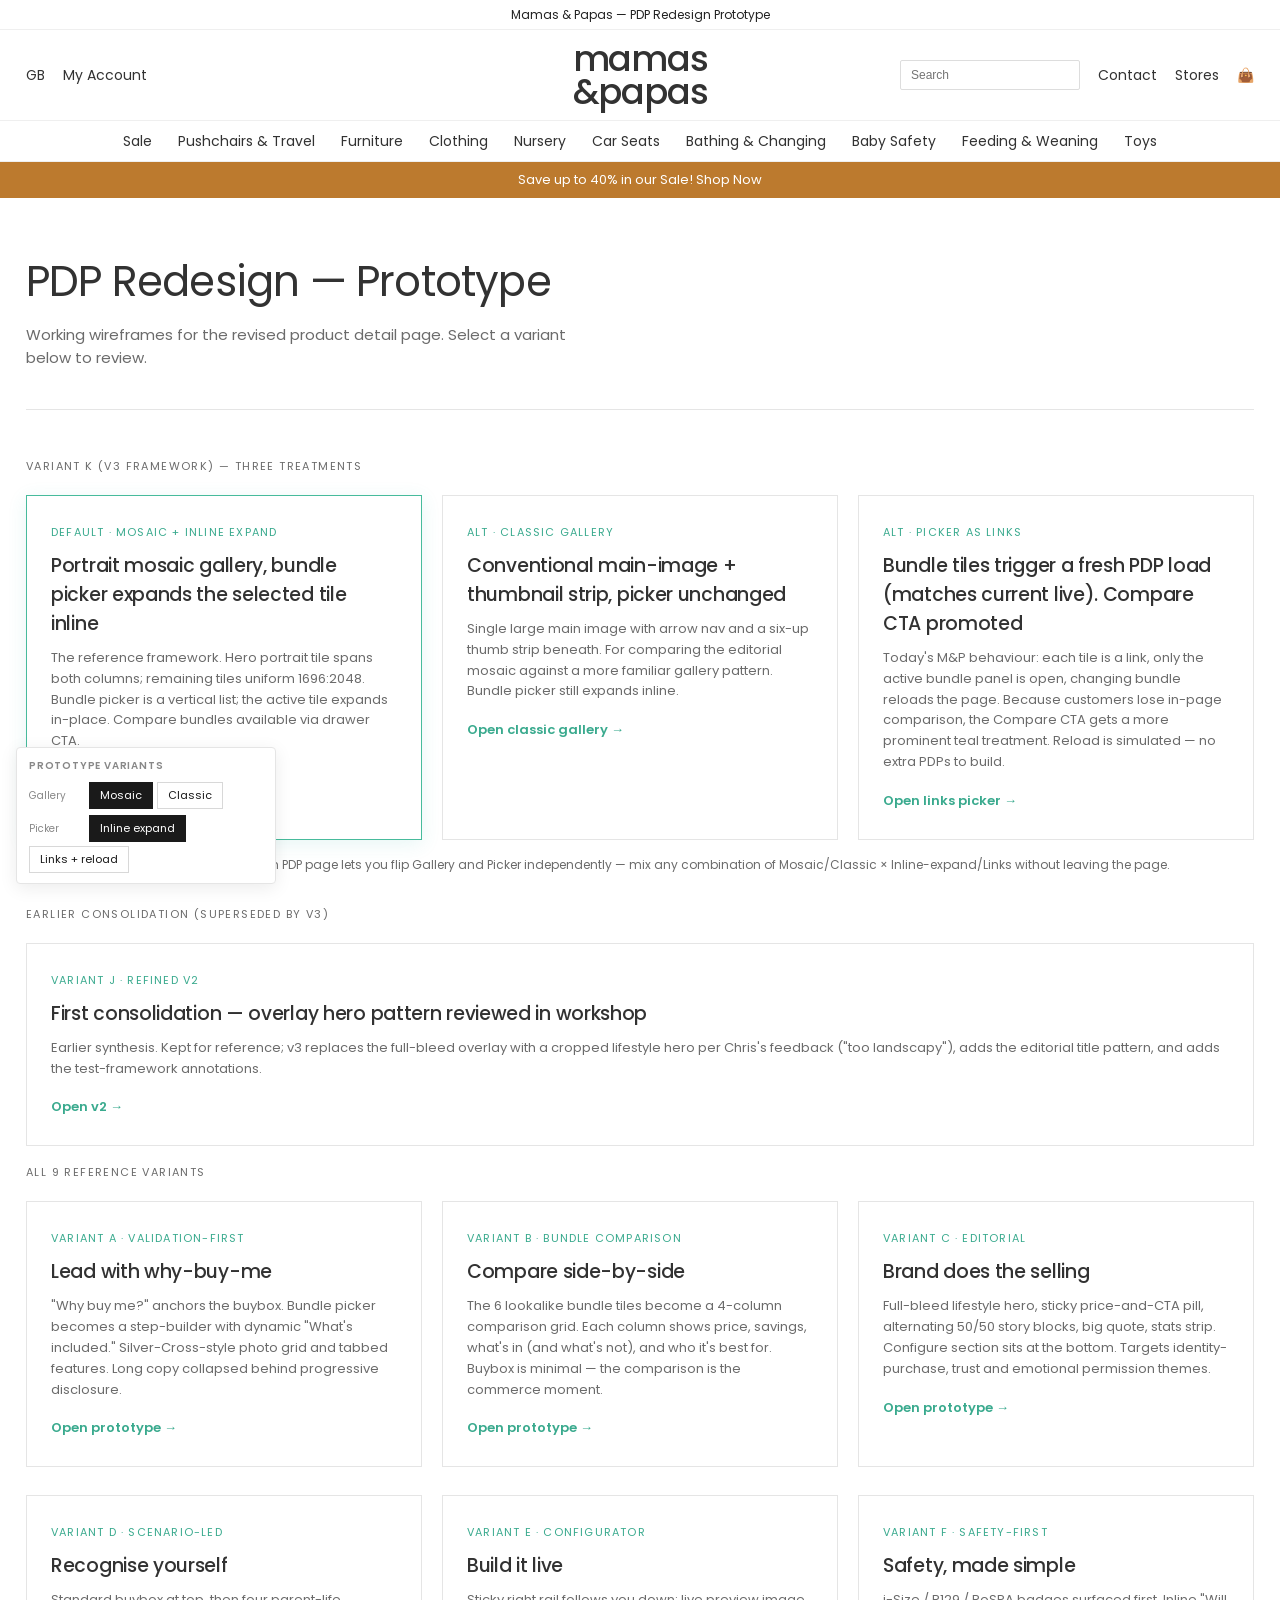
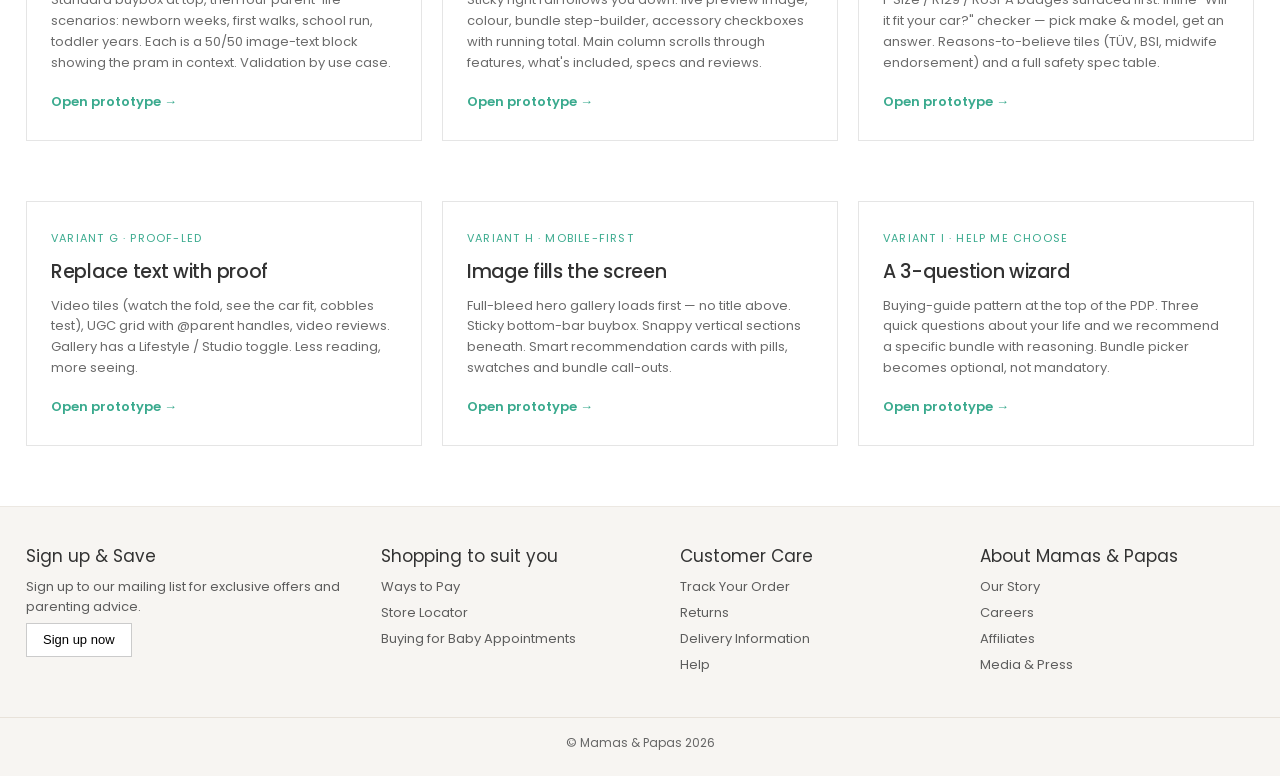
<file: index.html>
<!doctype html>
<html lang="en">
  <head>
    <meta charset="UTF-8" />
    <meta name="viewport" content="width=device-width, initial-scale=1.0" />
    <title>PDP Redesign – Mamas &amp; Papas Prototype</title>
    <link rel="stylesheet" href="./styles.css" />
    <style>
      .hub-hero {
        padding: 52px 0 40px;
        border-bottom: 1px solid var(--line);
        margin-bottom: 48px;
      }
      .hub-hero h1 {
        font-size: 42px;
        font-weight: 400;
        letter-spacing: -0.8px;
        margin: 0 0 10px;
      }
      .hub-hero p {
        font-size: 15px;
        color: var(--muted);
        margin: 0;
        max-width: 560px;
      }
      .hub-label {
        font-size: 11px;
        text-transform: uppercase;
        letter-spacing: 1.4px;
        color: var(--muted);
        margin-bottom: 20px;
      }
      .variant-grid {
        display: grid;
        grid-template-columns: repeat(3, 1fr);
        gap: 20px;
        margin-bottom: 28px;
      }
      .variant-grid + .variant-grid {
        margin-bottom: 60px;
      }
      .variant-card {
        border: 1px solid var(--line);
        padding: 28px 24px;
        display: block;
        color: inherit;
        transition: border-color 150ms, box-shadow 150ms;
      }
      .variant-card:hover {
        border-color: var(--teal);
        box-shadow: 0 2px 12px rgba(59,183,169,0.1);
      }
      .variant-card-label {
        font-size: 11px;
        text-transform: uppercase;
        letter-spacing: 1.2px;
        color: var(--teal-dark);
        margin-bottom: 10px;
      }
      .variant-card h3 {
        font-size: 19px;
        font-weight: 500;
        margin: 0 0 10px;
        letter-spacing: -0.3px;
      }
      .variant-card p {
        font-size: 13px;
        color: var(--muted);
        margin: 0;
        line-height: 1.6;
      }
      .variant-card-arrow {
        margin-top: 18px;
        font-size: 13px;
        color: var(--teal-dark);
        font-weight: 600;
      }
      @media (max-width: 768px) {
        .variant-grid { grid-template-columns: 1fr; }
        .hub-hero h1 { font-size: 28px; }
      }
    </style>
  </head>
  <body>
    <div class="site-shell">
      <div class="top-strip">Mamas &amp; Papas — PDP Redesign Prototype</div>
      <header class="header-main">
        <div class="header-left">
          <span>GB</span>
          <span>My Account</span>
        </div>
        <a href="./index.html" class="mobile-hamburger" aria-label="Home">☰</a>
        <div class="site-logo">mamas<br />&papas</div>
        <div class="header-right">
          <span class="mobile-search-icon">🔍</span>
          <input class="search-box" placeholder="Search" />
          <span>Contact</span>
          <span>Stores</span>
          <span class="header-bag-link" data-open-bag-drawer aria-label="View bag">👜</span>
        </div>
      </header>
      <nav class="mega-nav">
        <div class="row">
          <a href="#">Sale</a>
          <a href="#">Pushchairs &amp; Travel</a>
          <a href="#">Furniture</a>
          <a href="#">Clothing</a>
          <a href="#">Nursery</a>
          <a href="#">Car Seats</a>
          <a href="#">Bathing &amp; Changing</a>
          <a href="#">Baby Safety</a>
          <a href="#">Feeding &amp; Weaning</a>
          <a href="#">Toys</a>
        </div>
      </nav>
      <div class="sale-strip">Save up to 40% in our Sale! Shop Now</div>

      <main class="container">
        <div class="hub-hero">
          <h1>PDP Redesign — Prototype</h1>
          <p>Working wireframes for the revised product detail page. Select a variant below to review.</p>
        </div>

        <div class="hub-label">Variant K (v3 framework) — three treatments</div>
        <div class="variant-grid" style="margin-bottom: 16px;">
          <a href="./pdp-l.html" class="variant-card" style="border-color: var(--teal); box-shadow: 0 4px 18px rgba(59,183,169,0.12);">
            <div class="variant-card-label" style="color: var(--teal-dark);">Default · Mosaic + Inline expand</div>
            <h3>Portrait mosaic gallery, bundle picker expands the selected tile inline</h3>
            <p>The reference framework. Hero portrait tile spans both columns; remaining tiles uniform 1696:2048. Bundle picker is a vertical list; the active tile expands in-place. Compare bundles available via drawer CTA.</p>
            <div class="variant-card-arrow">Open default →</div>
          </a>
          <a href="./pdp-l.html?gallery=classic" class="variant-card">
            <div class="variant-card-label">Alt · Classic gallery</div>
            <h3>Conventional main-image + thumbnail strip, picker unchanged</h3>
            <p>Single large main image with arrow nav and a six-up thumb strip beneath. For comparing the editorial mosaic against a more familiar gallery pattern. Bundle picker still expands inline.</p>
            <div class="variant-card-arrow">Open classic gallery →</div>
          </a>
          <a href="./pdp-l.html?picker=links" class="variant-card">
            <div class="variant-card-label">Alt · Picker as links</div>
            <h3>Bundle tiles trigger a fresh PDP load (matches current live). Compare CTA promoted</h3>
            <p>Today's M&amp;P behaviour: each tile is a link, only the active bundle panel is open, changing bundle reloads the page. Because customers lose in-page comparison, the Compare CTA gets a more prominent teal treatment. Reload is simulated — no extra PDPs to build.</p>
            <div class="variant-card-arrow">Open links picker →</div>
          </a>
        </div>
        <p style="font-size: 12px; color: var(--muted); margin: 0 0 32px;">A switcher chip at the bottom-left of each PDP page lets you flip Gallery and Picker independently — mix any combination of Mosaic/Classic × Inline-expand/Links without leaving the page.</p>

        <div class="hub-label" style="margin-top: 18px;">Earlier consolidation (superseded by v3)</div>
        <div class="variant-grid" style="grid-template-columns: 1fr; margin-bottom: 16px;">
          <a href="./pdp-k.html" class="variant-card">
            <div class="variant-card-label">Variant J · Refined v2</div>
            <h3>First consolidation — overlay hero pattern reviewed in workshop</h3>
            <p>Earlier synthesis. Kept for reference; v3 replaces the full-bleed overlay with a cropped lifestyle hero per Chris's feedback ("too landscapy"), adds the editorial title pattern, and adds the test-framework annotations.</p>
            <div class="variant-card-arrow">Open v2 →</div>
          </a>
        </div>

        <div class="hub-label" style="margin-top: 18px;">All 9 reference variants</div>
        <div class="variant-grid">
          <a href="./pdp-b.html" class="variant-card">
            <div class="variant-card-label">Variant A · Validation-first</div>
            <h3>Lead with why-buy-me</h3>
            <p>"Why buy me?" anchors the buybox. Bundle picker becomes a step-builder with dynamic "What's included." Silver-Cross-style photo grid and tabbed features. Long copy collapsed behind progressive disclosure.</p>
            <div class="variant-card-arrow">Open prototype →</div>
          </a>
          <a href="./pdp-c.html" class="variant-card">
            <div class="variant-card-label">Variant B · Bundle comparison</div>
            <h3>Compare side-by-side</h3>
            <p>The 6 lookalike bundle tiles become a 4-column comparison grid. Each column shows price, savings, what's in (and what's not), and who it's best for. Buybox is minimal — the comparison is the commerce moment.</p>
            <div class="variant-card-arrow">Open prototype →</div>
          </a>
          <a href="./pdp-d.html" class="variant-card">
            <div class="variant-card-label">Variant C · Editorial</div>
            <h3>Brand does the selling</h3>
            <p>Full-bleed lifestyle hero, sticky price-and-CTA pill, alternating 50/50 story blocks, big quote, stats strip. Configure section sits at the bottom. Targets identity-purchase, trust and emotional permission themes.</p>
            <div class="variant-card-arrow">Open prototype →</div>
          </a>
        </div>
        <div class="variant-grid">
          <a href="./pdp-e.html" class="variant-card">
            <div class="variant-card-label">Variant D · Scenario-led</div>
            <h3>Recognise yourself</h3>
            <p>Standard buybox at top, then four parent-life scenarios: newborn weeks, first walks, school run, toddler years. Each is a 50/50 image-text block showing the pram in context. Validation by use case.</p>
            <div class="variant-card-arrow">Open prototype →</div>
          </a>
          <a href="./pdp-f.html" class="variant-card">
            <div class="variant-card-label">Variant E · Configurator</div>
            <h3>Build it live</h3>
            <p>Sticky right rail follows you down: live preview image, colour, bundle step-builder, accessory checkboxes with running total. Main column scrolls through features, what's included, specs and reviews.</p>
            <div class="variant-card-arrow">Open prototype →</div>
          </a>
          <a href="./pdp-g.html" class="variant-card">
            <div class="variant-card-label">Variant F · Safety-first</div>
            <h3>Safety, made simple</h3>
            <p>i-Size / R129 / RoSPA badges surfaced first. Inline "Will it fit your car?" checker — pick make &amp; model, get an answer. Reasons-to-believe tiles (TÜV, BSI, midwife endorsement) and a full safety spec table.</p>
            <div class="variant-card-arrow">Open prototype →</div>
          </a>
        </div>
        <div class="variant-grid">
          <a href="./pdp-h.html" class="variant-card">
            <div class="variant-card-label">Variant G · Proof-led</div>
            <h3>Replace text with proof</h3>
            <p>Video tiles (watch the fold, see the car fit, cobbles test), UGC grid with @parent handles, video reviews. Gallery has a Lifestyle / Studio toggle. Less reading, more seeing.</p>
            <div class="variant-card-arrow">Open prototype →</div>
          </a>
          <a href="./pdp-i.html" class="variant-card">
            <div class="variant-card-label">Variant H · Mobile-first</div>
            <h3>Image fills the screen</h3>
            <p>Full-bleed hero gallery loads first — no title above. Sticky bottom-bar buybox. Snappy vertical sections beneath. Smart recommendation cards with pills, swatches and bundle call-outs.</p>
            <div class="variant-card-arrow">Open prototype →</div>
          </a>
          <a href="./pdp-j.html" class="variant-card">
            <div class="variant-card-label">Variant I · Help me choose</div>
            <h3>A 3-question wizard</h3>
            <p>Buying-guide pattern at the top of the PDP. Three quick questions about your life and we recommend a specific bundle with reasoning. Bundle picker becomes optional, not mandatory.</p>
            <div class="variant-card-arrow">Open prototype →</div>
          </a>
        </div>
      </main>

      <footer class="footer">
        <div class="footer-top">
          <div>
            <h4>Sign up &amp; Save</h4>
            <p>Sign up to our mailing list for exclusive offers and parenting advice.</p>
            <button class="pill">Sign up now</button>
          </div>
          <div>
            <h4>Shopping to suit you</h4>
            <ul>
              <li>Ways to Pay</li>
              <li>Store Locator</li>
              <li>Buying for Baby Appointments</li>
            </ul>
          </div>
          <div>
            <h4>Customer Care</h4>
            <ul>
              <li>Track Your Order</li>
              <li>Returns</li>
              <li>Delivery Information</li>
              <li>Help</li>
            </ul>
          </div>
          <div>
            <h4>About Mamas &amp; Papas</h4>
            <ul>
              <li>Our Story</li>
              <li>Careers</li>
              <li>Affiliates</li>
              <li>Media &amp; Press</li>
            </ul>
          </div>
        </div>
        <div class="footer-bottom">© Mamas &amp; Papas 2026</div>
      </footer>
    </div>

    <div class="drawer-overlay" data-close-drawer></div>

    <aside class="bag-drawer">
      <header>
        <span>In My Bag</span>
        <button class="icon-btn" data-close-drawer aria-label="Close">×</button>
      </header>
      <div class="drawer-items">
        <p class="drawer-empty">Your bag is empty.</p>
      </div>
      <div class="drawer-footer">
        <div class="totals">
          <div class="row" style="font-size: 20px"><strong>Total:</strong><strong>£0.00</strong></div>
          <div style="font-size: 13px; color: #666">Delivery calculated at checkout</div>
        </div>
        <a href="#">View Bag</a>
      </div>
    </aside>

    <script src="./app.js"></script>
  </body>
</html>
</file>
<file: styles.css>
@import url("https://fonts.googleapis.com/css2?family=Poppins:wght@200;300;400;600&display=swap");

:root {
  --page-bg: #ffffff;
  --text: #323232;
  --muted: #6b6b6b;
  --line: #e5e5e5;
  --teal: #47bb9c;
  --teal-dark: #3aaa8e;
  --sale: #d44d4d;
  --promo: #bc7a2e;
  --footer-bg: #f7f5f2;
}

* {
  box-sizing: border-box;
}

html,
body {
  margin: 0;
  padding: 0;
  background: var(--page-bg);
  color: var(--text);
  font-family: "Poppins", "Helvetica Neue", Helvetica, Arial, sans-serif;
  font-size: 14px;
  /* `clip` (not `hidden`) — `hidden` implicitly forces overflow-y: auto,
     which makes html/body a scroll container and silently breaks
     position: sticky against the viewport. */
  overflow-x: clip;
}

a {
  color: inherit;
  text-decoration: none;
}

.site-shell {
  min-width: 0;
}

/* ---- Header ---- */

.top-strip {
  height: 30px;
  border-bottom: 1px solid #efefef;
  display: flex;
  align-items: center;
  justify-content: center;
  font-size: 12px;
  color: #222;
  text-align: center;
  padding: 0 10px;
}

.header-main {
  max-width: 1260px;
  margin: 0 auto;
  height: 90px;
  display: grid;
  grid-template-columns: 1fr auto 1fr;
  align-items: center;
  gap: 16px;
  padding: 0 16px;
}

.header-left,
.header-right {
  display: flex;
  align-items: center;
  gap: 18px;
  font-size: 14px;
}

.header-left {
  justify-content: flex-start;
}

.header-right {
  justify-content: flex-end;
}

.header-bag-link {
  color: inherit;
  text-decoration: none;
  cursor: pointer;
}

.header-bag-link:hover {
  opacity: 0.85;
}

.site-logo {
  text-align: center;
  font-size: 35px;
  line-height: 0.95;
  letter-spacing: -1.2px;
  font-weight: 500;
}

.site-logo small {
  display: block;
  font-size: 12px;
  letter-spacing: 2.2px;
  text-transform: lowercase;
}

.search-box {
  width: 180px;
  border: 1px solid #ddd;
  height: 30px;
  border-radius: 2px;
  font-size: 12px;
  padding: 0 10px;
}

/* ---- Navigation ---- */

.mega-nav {
  border-top: 1px solid #efefef;
  border-bottom: 1px solid #efefef;
  font-size: 14px;
}

.mega-nav .row {
  max-width: 1260px;
  margin: 0 auto;
  display: flex;
  justify-content: center;
  gap: 26px;
  height: 40px;
  align-items: center;
}

.sale-strip {
  background: var(--promo);
  color: #fff;
  text-align: center;
  font-size: 13px;
  padding: 8px 12px;
}

.value-strip {
  border-bottom: 1px solid #f0f0f0;
}

.value-strip .row {
  max-width: 1260px;
  margin: 0 auto;
  height: 48px;
  display: grid;
  grid-template-columns: repeat(4, 1fr);
  align-items: center;
  text-align: center;
  font-size: 13px;
  color: #222;
}

/* ---- Layout utilities ---- */

.container {
  max-width: 1260px;
  margin: 0 auto;
  padding: 0 16px;
}

.breadcrumbs {
  font-size: 12px;
  color: #666;
  margin: 14px 0;
}

.page-title {
  text-align: center;
  font-size: 49px;
  font-weight: 400;
  letter-spacing: -0.8px;
  margin: 18px 0 8px;
}

.subtitle {
  text-align: center;
  font-size: 13px;
  color: #666;
}

.pills {
  display: flex;
  justify-content: center;
  gap: 10px;
  margin: 24px 0 20px;
  flex-wrap: wrap;
}

.pill {
  border: 1px solid #cbcbcb;
  height: 34px;
  padding: 0 16px;
  display: inline-flex;
  align-items: center;
  font-size: 13px;
  background: #fff;
  white-space: nowrap;
  cursor: pointer;
}

/* ---- Product cards (carousel / recs) ---- */

.product-grid {
  display: grid;
  grid-template-columns: repeat(4, minmax(0, 1fr));
  gap: 28px 18px;
}

.card {
  position: relative;
}

.card-link {
  position: absolute;
  inset: 0;
  z-index: 1;
}

.card .tag {
  position: absolute;
  top: 8px;
  left: 8px;
  background: #d63b3b;
  color: #fff;
  font-size: 11px;
  padding: 3px 6px;
  font-weight: 500;
}

.card .tag-new {
  background-color: #ecac2d;
  color: #3d3e45;
}

.card img {
  width: 100%;
  height: 210px;
  object-fit: cover;
  display: block;
  background: #f4f4f4;
}

.brand {
  color: #6c6c6c;
  font-size: 11px;
  margin-top: 8px;
}

.name {
  font-size: 14px;
  line-height: 1.35;
  margin: 2px 0 4px;
}

.price-row {
  display: flex;
  gap: 6px;
  align-items: baseline;
  font-size: 16px;
}

.old-price {
  text-decoration: line-through;
  color: #888;
  font-size: 14px;
}

.save {
  color: var(--sale);
  font-size: 14px;
}

.rating {
  font-size: 12px;
  color: #333;
  margin-top: 6px;
}

/* ---- PDP layout ---- */

.pdp-layout {
  display: grid;
  grid-template-columns: 640px 470px;
  gap: 66px;
  margin-top: 20px;
}

.gallery-main {
  width: 100%;
  height: 700px;
  border: 1px solid #f0f0f0;
  background: #f9f8f7;
  overflow: hidden;
}

.gallery-main img {
  width: 100%;
  height: 100%;
  object-fit: cover;
}

.thumbs {
  display: flex;
  gap: 10px;
  margin-top: 10px;
}

.thumbs img {
  width: 80px;
  height: 80px;
  object-fit: cover;
  border: 1px solid #ddd;
  cursor: pointer;
}

.thumbs img.is-active {
  border-color: var(--teal);
}

.pdp-brand {
  text-transform: uppercase;
  letter-spacing: 1.5px;
  font-size: 11px;
  color: #555;
}

.pdp-title {
  font-size: 39px;
  font-weight: 400;
  line-height: 1.05;
  margin: 8px 0 14px;
  letter-spacing: -0.8px;
}

.pdp-price {
  font-size: 44px;
  line-height: 1;
  margin: 6px 0;
}

.pdp-price .old-price {
  font-size: 20px;
  margin-left: 6px;
  vertical-align: baseline;
}

.pdp-price .save {
  font-size: 16px;
  margin-top: 4px;
}

.stock {
  margin-top: 12px;
  display: flex;
  align-items: center;
  gap: 8px;
  color: #212121;
  font-size: 14px;
}

.stock .dot {
  width: 10px;
  height: 10px;
  background: #2bb24b;
  border-radius: 50%;
  flex-shrink: 0;
}

.stock .dot-amber {
  background: #e8a020;
}

/* ---- Variant selectors ---- */

.variant-block {
  margin-top: 20px;
}

.variant-label {
  font-size: 13px;
  color: #555;
  margin-bottom: 10px;
}

.variant-label strong {
  color: #111;
}

.colour-swatches {
  display: flex;
  gap: 10px;
  flex-wrap: wrap;
}

.swatch {
  width: 36px;
  height: 36px;
  border-radius: 50%;
  border: 2px solid transparent;
  cursor: pointer;
  outline: 2px solid transparent;
  outline-offset: 2px;
  transition: outline-color 120ms;
}

.swatch.is-active {
  outline-color: var(--teal);
}

.swatch-text-list {
  display: flex;
  gap: 8px;
  flex-wrap: wrap;
}

.swatch-text {
  border: 1px solid #ccc;
  padding: 6px 14px;
  font-size: 13px;
  cursor: pointer;
  background: #fff;
  transition: border-color 120ms;
}

.swatch-text.is-active {
  border-color: var(--teal);
  background: #f0faf8;
}

.swatch-text.is-unavailable {
  color: #bbb;
  cursor: not-allowed;
  position: relative;
  overflow: hidden;
}

/* ---- Qty + CTA ---- */

.size-block {
  margin-top: 20px;
}

.size-label {
  font-size: 12px;
  margin-bottom: 8px;
  color: #555;
}

.size-picker {
  border: 1px solid #ddd;
  height: 40px;
  width: 250px;
  font-size: 13px;
  padding: 0 10px;
}

.qty-row {
  display: flex;
  align-items: center;
  gap: 10px;
  margin-top: 14px;
}

.stepper {
  width: 106px;
  height: 42px;
  border: 1px solid #ccc;
  display: grid;
  grid-template-columns: 34px 1fr 34px;
  align-items: center;
}

.stepper button {
  border: 0;
  background: transparent;
  font-size: 18px;
  cursor: pointer;
}

.stepper span {
  text-align: center;
  font-size: 14px;
}

.btn-primary {
  border: 0;
  background: var(--teal);
  color: #fff;
  height: 44px;
  min-width: 300px;
  font-size: 15px;
  cursor: pointer;
  font-family: inherit;
}

.btn-primary:hover {
  background: var(--teal-dark);
}

.btn-secondary {
  margin-top: 10px;
  border: 1px solid #d5d5d5;
  background: #fff;
  color: #222;
  height: 40px;
  min-width: 300px;
  font-size: 13px;
  cursor: pointer;
  display: block;
  width: 100%;
  font-family: inherit;
}

.btn-secondary:hover {
  border-color: #aaa;
}

/* ---- Accordion ---- */

.accordion {
  border-top: 1px solid var(--line);
  margin-top: 34px;
}

.acc-item {
  border-bottom: 1px solid var(--line);
  padding: 14px 0;
  cursor: pointer;
}

.acc-item h4 {
  margin: 0;
  font-size: 14px;
  font-weight: 500;
  display: flex;
  justify-content: space-between;
  align-items: center;
}

.acc-item h4::after {
  content: "+";
  color: #999;
  font-size: 18px;
  font-weight: 300;
  flex-shrink: 0;
  margin-left: 12px;
}

.acc-item.is-open h4::after {
  content: "−";
}

.acc-body {
  display: none;
  padding-top: 10px;
}

.acc-item.is-open .acc-body {
  display: block;
}

.acc-item ul {
  margin: 6px 0 0 16px;
  padding: 0;
  color: #3f3f3f;
  font-size: 13px;
  line-height: 1.6;
}

.acc-item p {
  margin: 0;
  font-size: 13px;
  color: #3f3f3f;
  line-height: 1.7;
}

/* ---- Carousel / recs ---- */

.carousel {
  margin: 78px 0 52px;
}

.carousel h3 {
  text-align: center;
  font-size: 50px;
  font-weight: 400;
  letter-spacing: -0.8px;
  margin: 0 0 26px;
}

.carousel-row {
  display: grid;
  grid-template-columns: repeat(5, 1fr);
  gap: 16px;
}

.carousel .card img {
  height: 192px;
}

/* ---- Footer ---- */

.footer {
  margin-top: 30px;
  background: var(--footer-bg);
  border-top: 1px solid #ece8e2;
}

.footer-top {
  max-width: 1260px;
  margin: 0 auto;
  display: grid;
  grid-template-columns: 1.2fr 1fr 1fr 1fr;
  gap: 26px;
  padding: 36px 16px;
}

.footer h4 {
  margin: 0 0 8px;
  font-size: 17px;
  font-weight: 400;
}

.footer p,
.footer li {
  font-size: 13px;
  color: #5d5d5d;
  margin: 6px 0;
}

.footer ul {
  margin: 0;
  padding: 0;
  list-style: none;
}

.footer-bottom {
  border-top: 1px solid #e8e2da;
  text-align: center;
  font-size: 12px;
  color: #666;
  padding: 16px 0 24px;
}

/* ---- Bag drawer (minicart) ---- */

.drawer-overlay {
  position: fixed;
  inset: 0;
  background: rgba(0, 0, 0, 0.55);
  display: none;
  z-index: 25;
}

.bag-drawer {
  position: fixed;
  top: 0;
  right: -402px;
  width: 402px;
  height: 100vh;
  background: #fff;
  z-index: 40;
  transition: right 220ms ease;
  border-left: 1px solid #ddd;
  display: flex;
  flex-direction: column;
}

.bag-drawer header {
  padding: 20px;
  border-bottom: 1px solid var(--line);
  display: flex;
  justify-content: space-between;
  align-items: center;
  font-size: 30px;
  font-weight: 400;
}

.drawer-items {
  padding: 10px 16px;
  flex: 1;
  overflow: auto;
}

.drawer-empty {
  padding: 1.5rem;
  text-align: center;
  color: var(--muted);
  font-size: 14px;
}

.drawer-item {
  display: grid;
  grid-template-columns: 82px 1fr;
  gap: 12px;
  border-bottom: 1px solid #eee;
  padding: 12px 0;
}

.drawer-item img {
  width: 82px;
  height: 98px;
  object-fit: cover;
  background: #f4f4f4;
}

.drawer-footer {
  border-top: 1px solid var(--line);
  padding: 14px 16px 18px;
}

.drawer-footer .totals {
  font-size: 14px;
}

.drawer-footer .totals .row {
  display: flex;
  justify-content: space-between;
  margin-bottom: 8px;
}

.drawer-footer a {
  margin-top: 10px;
  display: block;
  text-align: center;
  background: var(--teal);
  color: #fff;
  height: 42px;
  line-height: 42px;
  font-size: 14px;
}

.drawer-footer a:hover {
  background: var(--teal-dark);
}

body.drawer-open .drawer-overlay {
  display: block;
}

body.drawer-open .bag-drawer {
  right: 0;
}

.icon-btn {
  border: 0;
  background: transparent;
  cursor: pointer;
  font-size: 28px;
  line-height: 1;
}

/* ---- Validation-first PDP additions ---- */

.pdp-title-concise {
  font-size: 32px;
  font-weight: 400;
  letter-spacing: -0.6px;
  line-height: 1.1;
  margin: 6px 0 12px;
}

.rating-row {
  display: flex;
  align-items: center;
  gap: 10px;
  font-size: 13px;
  color: #555;
  margin-bottom: 14px;
}

.rating-row .stars {
  color: #f5a623;
  letter-spacing: 1px;
}

.rating-row a {
  color: var(--teal-dark);
  text-decoration: underline;
}

.price-block {
  margin: 6px 0 18px;
}

.price-main {
  font-size: 36px;
  line-height: 1;
  font-weight: 400;
}

.price-from {
  font-size: 13px;
  color: var(--muted);
  font-weight: 400;
  margin-right: 4px;
}

.price-sub {
  margin-top: 6px;
  font-size: 13px;
  color: #555;
}

.why-buy-me {
  margin-top: 8px;
  padding: 18px 20px;
  background: #f9f8f7;
  border: 1px solid #ede9e3;
}

.why-buy-me h4 {
  margin: 0 0 12px;
  font-size: 12px;
  font-weight: 600;
  letter-spacing: 1.2px;
  text-transform: uppercase;
  color: #555;
}

.why-buy-me ul {
  list-style: none;
  margin: 0;
  padding: 0;
  display: grid;
  gap: 8px;
}

.why-buy-me li {
  display: flex;
  align-items: flex-start;
  gap: 10px;
  font-size: 14px;
  color: #222;
  line-height: 1.45;
}

.why-buy-me li::before {
  content: "✓";
  color: var(--teal-dark);
  font-weight: 700;
  flex-shrink: 0;
  margin-top: 1px;
}

.config-builder {
  display: flex;
  flex-direction: column;
  gap: 8px;
  margin-top: 10px;
}

.config-option {
  display: grid;
  grid-template-columns: 22px 1fr auto;
  gap: 14px;
  align-items: center;
  padding: 14px 16px;
  border: 1px solid #ddd;
  background: #fff;
  cursor: pointer;
  transition: border-color 120ms, background 120ms;
  font-family: inherit;
  text-align: left;
}

.config-option:hover {
  border-color: #999;
}

.config-option.is-active {
  border-color: var(--teal);
  background: #f8fcfb;
  box-shadow: inset 0 0 0 1px var(--teal);
}

.config-option-marker {
  width: 18px;
  height: 18px;
  border-radius: 50%;
  border: 2px solid #ccc;
  position: relative;
  flex-shrink: 0;
}

.config-option.is-active .config-option-marker {
  border-color: var(--teal);
}

.config-option.is-active .config-option-marker::after {
  content: "";
  position: absolute;
  inset: 2px;
  background: var(--teal);
  border-radius: 50%;
}

.config-option-content {
  min-width: 0;
}

.config-option-title {
  font-size: 14px;
  font-weight: 600;
  color: #111;
}

.config-option-desc {
  font-size: 12px;
  color: #666;
  margin-top: 2px;
  line-height: 1.4;
}

.config-option-price {
  font-size: 15px;
  font-weight: 600;
  color: #111;
  flex-shrink: 0;
}

.whats-included {
  margin-top: 14px;
  padding: 14px 16px;
  border: 1px solid var(--line);
  background: #fff;
}

.whats-included[hidden] {
  display: none;
}

.whats-included-head {
  display: flex;
  justify-content: space-between;
  align-items: baseline;
  margin-bottom: 10px;
}

.whats-included-head h4 {
  margin: 0;
  font-size: 12px;
  font-weight: 600;
  letter-spacing: 1.2px;
  text-transform: uppercase;
  color: #555;
}

.whats-included-head .muted {
  font-size: 12px;
  color: #888;
  text-transform: none;
  letter-spacing: 0;
  font-weight: 400;
}

.whats-included ul {
  list-style: none;
  margin: 0;
  padding: 0;
  display: grid;
  gap: 6px;
}

.whats-included li {
  display: flex;
  align-items: center;
  gap: 10px;
  font-size: 13px;
  color: #444;
}

.whats-included li::before {
  content: "•";
  color: var(--teal);
  font-weight: 700;
}

.payment-options {
  margin-top: 18px;
  padding-top: 14px;
  border-top: 1px solid var(--line);
  font-size: 12px;
  color: #555;
  line-height: 1.7;
}

.payment-options p {
  margin: 4px 0;
}

.payment-options strong {
  color: #111;
}

.trust-strip {
  display: grid;
  grid-template-columns: repeat(4, 1fr);
  gap: 0;
  border-top: 1px solid var(--line);
  border-bottom: 1px solid var(--line);
  margin-top: 56px;
  background: #fafaf8;
}

.trust-strip-item {
  text-align: center;
  padding: 22px 16px;
  font-size: 13px;
  color: #333;
  border-right: 1px solid var(--line);
}

.trust-strip-item:last-child {
  border-right: 0;
}

.trust-strip-item .icon {
  font-size: 26px;
  display: block;
  margin-bottom: 8px;
}

.trust-strip-item strong {
  display: block;
  font-size: 14px;
  font-weight: 600;
  margin-bottom: 2px;
}

.trust-strip-item span {
  font-size: 12px;
  color: var(--muted);
}

.lifestyle-hero {
  margin: 60px 0 0;
  display: grid;
  grid-template-columns: 1fr 1fr;
  align-items: stretch;
  background: #f5f3ef;
}

.lifestyle-hero-img {
  overflow: hidden;
}

.lifestyle-hero-img img {
  width: 100%;
  height: 100%;
  min-height: 460px;
  object-fit: cover;
  display: block;
}

.lifestyle-hero-text {
  padding: 56px 64px;
  display: flex;
  flex-direction: column;
  justify-content: center;
}

.lifestyle-hero-text .eyebrow {
  font-size: 11px;
  text-transform: uppercase;
  letter-spacing: 1.6px;
  color: var(--teal-dark);
  margin-bottom: 12px;
  font-weight: 600;
}

.lifestyle-hero-text h2 {
  font-size: 42px;
  font-weight: 400;
  margin: 0 0 18px;
  letter-spacing: -0.6px;
  line-height: 1.1;
}

.lifestyle-hero-text p {
  font-size: 15px;
  line-height: 1.65;
  color: #444;
  margin: 0 0 18px;
}

.lifestyle-gallery {
  display: grid;
  grid-template-columns: repeat(3, 1fr);
  gap: 18px;
  margin-top: 60px;
}

.lifestyle-tile img {
  width: 100%;
  height: 280px;
  object-fit: cover;
  display: block;
}

.lifestyle-tile h3 {
  font-size: 22px;
  font-weight: 400;
  margin: 18px 0 6px;
  letter-spacing: -0.3px;
}

.lifestyle-tile p {
  font-size: 13px;
  color: #555;
  margin: 0;
  line-height: 1.6;
}

.reviews-summary {
  margin-top: 120px;
  padding: 48px 0;
  border-top: 1px solid var(--line);
  border-bottom: 1px solid var(--line);
}

.reviews-summary-head {
  display: flex;
  justify-content: space-between;
  align-items: baseline;
  margin-bottom: 26px;
  flex-wrap: wrap;
  gap: 12px;
}

.reviews-summary-head h2 {
  font-size: 28px;
  font-weight: 400;
  margin: 0;
  letter-spacing: -0.4px;
}

.reviews-summary-stats {
  font-size: 14px;
  color: #555;
}

.reviews-summary-stats .stars {
  color: #f5a623;
  letter-spacing: 1.4px;
  margin-right: 8px;
}

.reviews-summary-stats strong {
  color: #111;
  font-size: 16px;
}

.reviews-summary-link {
  font-size: 13px;
  color: var(--teal-dark);
  text-decoration: underline;
  font-weight: 600;
  cursor: pointer;
}

.reviews-grid {
  display: grid;
  grid-template-columns: repeat(3, 1fr);
  gap: 18px;
}

.review-card {
  border: 1px solid var(--line);
  padding: 22px;
  background: #fff;
}

.review-card .stars {
  color: #f5a623;
  font-size: 13px;
  letter-spacing: 1.4px;
  margin-bottom: 10px;
}

.review-card .review-title {
  font-size: 15px;
  font-weight: 600;
  margin-bottom: 8px;
  color: #111;
}

.review-card .review-body {
  font-size: 14px;
  color: #444;
  line-height: 1.55;
  margin-bottom: 12px;
}

.review-card .review-author {
  font-size: 12px;
  color: #888;
}

/* ---- Rich "What's in the box" grid (Silver Cross style) ---- */

.section-block {
  margin-top: 120px;
}

.section-block-head {
  text-align: center;
  margin-bottom: 56px;
}

.section-block-head h2 {
  font-size: 38px;
  font-weight: 300;
  letter-spacing: -0.6px;
  margin: 0 0 12px;
  color: #1a1a1a;
  line-height: 1.1;
}

.section-block-head p {
  font-size: 15px;
  color: #666;
  margin: 0 auto;
  max-width: 560px;
  line-height: 1.55;
}

.whats-included-grid {
  display: grid;
  grid-template-columns: repeat(3, 1fr);
  gap: 36px 28px;
}

.wi-card img {
  width: 100%;
  aspect-ratio: 4 / 3;
  object-fit: cover;
  background: #f5f3ef;
  display: block;
  margin-bottom: 16px;
}

.wi-card h4 {
  font-size: 16px;
  font-weight: 600;
  margin: 0 0 6px;
  color: #111;
  letter-spacing: -0.1px;
}

.wi-card p {
  font-size: 13px;
  color: #555;
  line-height: 1.55;
  margin: 0;
}

.wi-card-note {
  margin-top: 32px;
  text-align: center;
  font-size: 12px;
  color: var(--muted);
  font-style: italic;
}

/* ---- Features section with component tabs ---- */

.features-tabs {
  display: flex;
  justify-content: center;
  gap: 0;
  border-bottom: 1px solid var(--line);
  margin: 0 0 40px;
}

.features-tab {
  background: none;
  border: 0;
  padding: 14px 28px;
  font-size: 14px;
  color: #777;
  cursor: pointer;
  font-family: inherit;
  border-bottom: 2px solid transparent;
  margin-bottom: -1px;
  transition: color 120ms;
}

.features-tab:hover {
  color: #333;
}

.features-tab.is-active {
  color: #111;
  font-weight: 600;
  border-bottom-color: var(--teal);
}

.features-panel[hidden] {
  display: none;
}

.features-grid {
  display: grid;
  grid-template-columns: repeat(3, 1fr);
  gap: 36px 28px;
}

.feature-card img {
  width: 100%;
  aspect-ratio: 4 / 3;
  object-fit: cover;
  background: #f5f3ef;
  display: block;
  margin-bottom: 14px;
}

.feature-card h4 {
  font-size: 15px;
  font-weight: 600;
  margin: 0 0 6px;
  color: #111;
  letter-spacing: -0.1px;
}

.feature-card p {
  font-size: 13px;
  color: #555;
  line-height: 1.55;
  margin: 0;
}

/* ============================================================
   VARIANT B — Bundle comparison-led
   ============================================================ */

.bundle-compare-intro {
  text-align: center;
  margin: 36px auto 28px;
  max-width: 720px;
}

.bundle-compare-intro h2 {
  font-size: 32px;
  font-weight: 400;
  letter-spacing: -0.5px;
  margin: 0 0 8px;
}

.bundle-compare-intro p {
  font-size: 14px;
  color: var(--muted);
  margin: 0;
}

.bundle-compare {
  display: grid;
  grid-template-columns: repeat(4, 1fr);
  gap: 14px;
  margin-bottom: 48px;
}

.bundle-col {
  border: 1px solid var(--line);
  background: #fff;
  display: flex;
  flex-direction: column;
  position: relative;
  transition: border-color 150ms, box-shadow 150ms;
}

.bundle-col.is-recommended {
  border-color: var(--teal);
  box-shadow: 0 0 0 1px var(--teal);
}

.bundle-col-flag {
  position: absolute;
  top: -10px;
  left: 50%;
  transform: translateX(-50%);
  background: var(--teal);
  color: #fff;
  font-size: 11px;
  font-weight: 600;
  letter-spacing: 0.6px;
  text-transform: uppercase;
  padding: 4px 12px;
  border-radius: 2px;
  white-space: nowrap;
}

.bundle-col-img {
  background: #f5f3ef;
  aspect-ratio: 1 / 1;
}

.bundle-col-img img {
  width: 100%;
  height: 100%;
  object-fit: cover;
  display: block;
}

.bundle-col-body {
  padding: 18px 18px 22px;
  flex: 1;
  display: flex;
  flex-direction: column;
}

.bundle-col-name {
  font-size: 16px;
  font-weight: 600;
  margin: 0 0 4px;
  color: #111;
}

.bundle-col-tagline {
  font-size: 12px;
  color: var(--muted);
  margin-bottom: 14px;
  line-height: 1.4;
}

.bundle-col-price {
  font-size: 26px;
  font-weight: 400;
  margin: 0;
  letter-spacing: -0.4px;
  line-height: 1;
}

.bundle-col-saving {
  font-size: 12px;
  color: var(--sale);
  font-weight: 600;
  margin: 6px 0 18px;
  min-height: 14px;
}

.bundle-col-rows {
  list-style: none;
  margin: 0 0 18px;
  padding: 14px 0 0;
  border-top: 1px solid var(--line);
  display: grid;
  gap: 10px;
}

.bundle-col-rows li {
  display: flex;
  align-items: flex-start;
  gap: 8px;
  font-size: 12px;
  color: #333;
  line-height: 1.4;
}

.bundle-col-rows li.included::before {
  content: "✓";
  color: var(--teal);
  font-weight: 700;
  flex-shrink: 0;
}

.bundle-col-rows li.excluded {
  color: #aaa;
}

.bundle-col-rows li.excluded::before {
  content: "—";
  color: #ccc;
  font-weight: 400;
  flex-shrink: 0;
}

.bundle-col-best {
  font-size: 12px;
  color: var(--teal-dark);
  font-style: italic;
  line-height: 1.5;
  margin: 0 0 18px;
}

.bundle-col-cta {
  background: var(--teal);
  color: #fff;
  border: 0;
  height: 42px;
  font-size: 14px;
  font-weight: 600;
  cursor: pointer;
  font-family: inherit;
  margin-top: auto;
}

.bundle-col-cta:hover {
  background: var(--teal-dark);
}

.bundle-col-cta.is-secondary {
  background: #fff;
  color: #222;
  border: 1px solid #ccc;
}

.bundle-col-cta.is-secondary:hover {
  border-color: #888;
  background: #fafafa;
}

.bundle-mini-buybox {
  display: grid;
  grid-template-columns: 1fr auto;
  gap: 24px;
  align-items: center;
  padding: 22px 28px;
  background: #f9f8f7;
  border: 1px solid #ede9e3;
  margin: 28px 0 4px;
}

.bundle-mini-buybox h1 {
  font-size: 24px;
  font-weight: 400;
  margin: 0 0 4px;
  letter-spacing: -0.3px;
}

.bundle-mini-buybox p {
  font-size: 13px;
  color: var(--muted);
  margin: 0;
}

.bundle-mini-rating {
  font-size: 13px;
  color: #555;
  margin-top: 6px;
}

.bundle-mini-rating .stars {
  color: #f5a623;
  letter-spacing: 1px;
}

.bundle-mini-colour {
  font-size: 13px;
  color: #333;
}

.bundle-mini-colour strong {
  margin-right: 8px;
}

/* ============================================================
   VARIANT C — Editorial / premium
   ============================================================ */

.editorial-shell {
  background: #fafaf8;
}

.editorial-hero {
  position: relative;
  height: 720px;
  background: #2e2924;
  overflow: hidden;
}

.editorial-hero img {
  width: 100%;
  height: 100%;
  object-fit: cover;
  display: block;
  opacity: 0.85;
}

.editorial-hero-content {
  position: absolute;
  inset: 0;
  display: flex;
  flex-direction: column;
  justify-content: flex-end;
  padding: 64px 72px;
  color: #fff;
}

.editorial-hero-eyebrow {
  font-size: 11px;
  letter-spacing: 2.4px;
  text-transform: uppercase;
  margin-bottom: 16px;
  opacity: 0.85;
}

.editorial-hero h1 {
  font-size: 80px;
  font-weight: 300;
  margin: 0 0 14px;
  letter-spacing: -1.5px;
  line-height: 0.95;
}

.editorial-hero-tagline {
  font-size: 18px;
  margin: 0 0 24px;
  font-weight: 300;
  max-width: 520px;
  line-height: 1.4;
}

.sticky-buybox {
  position: sticky;
  top: 0;
  z-index: 30;
  background: #fff;
  border-bottom: 1px solid var(--line);
  padding: 14px 24px;
  display: grid;
  grid-template-columns: 1fr auto;
  gap: 20px;
  align-items: center;
}

.sticky-buybox-info strong {
  font-size: 16px;
  font-weight: 600;
}

.sticky-buybox-info span {
  margin-left: 12px;
  font-size: 14px;
  color: #555;
}

.sticky-buybox-actions {
  display: flex;
  gap: 12px;
  align-items: center;
}

.sticky-buybox .btn-primary {
  min-width: 200px;
  height: 40px;
  font-size: 14px;
}

.editorial-block {
  display: grid;
  grid-template-columns: 1fr 1fr;
  align-items: center;
  background: #fff;
  margin: 0;
}

.editorial-block.is-reverse {
  direction: rtl;
}

.editorial-block.is-reverse > * {
  direction: ltr;
}

.editorial-block-img {
  height: 100%;
  min-height: 540px;
  background: #f5f3ef;
}

.editorial-block-img img {
  width: 100%;
  height: 100%;
  object-fit: cover;
  display: block;
}

.editorial-block-text {
  padding: 80px 80px;
  max-width: 600px;
}

.editorial-block-text .eyebrow {
  font-size: 11px;
  text-transform: uppercase;
  letter-spacing: 2px;
  color: var(--teal-dark);
  font-weight: 600;
  margin-bottom: 14px;
}

.editorial-block-text h2 {
  font-size: 44px;
  font-weight: 300;
  margin: 0 0 18px;
  letter-spacing: -0.8px;
  line-height: 1.05;
}

.editorial-block-text p {
  font-size: 16px;
  line-height: 1.7;
  color: #444;
  margin: 0 0 14px;
}

.editorial-quote {
  background: #2e2924;
  color: #fff;
  text-align: center;
  padding: 80px 32px;
}

.editorial-quote blockquote {
  font-size: 32px;
  font-weight: 300;
  font-style: italic;
  margin: 0 auto 18px;
  max-width: 800px;
  letter-spacing: -0.4px;
  line-height: 1.3;
}

.editorial-quote cite {
  font-size: 13px;
  font-style: normal;
  letter-spacing: 1.4px;
  text-transform: uppercase;
  opacity: 0.75;
}

.editorial-meta-strip {
  background: #fff;
  border-top: 1px solid var(--line);
  border-bottom: 1px solid var(--line);
  display: grid;
  grid-template-columns: repeat(4, 1fr);
}

.editorial-meta-strip > div {
  text-align: center;
  padding: 32px 16px;
  border-right: 1px solid var(--line);
}

.editorial-meta-strip > div:last-child {
  border-right: 0;
}

.editorial-meta-strip strong {
  display: block;
  font-size: 36px;
  font-weight: 300;
  letter-spacing: -0.5px;
  margin-bottom: 4px;
}

.editorial-meta-strip span {
  font-size: 12px;
  letter-spacing: 1.4px;
  text-transform: uppercase;
  color: var(--muted);
}

/* ============================================================
   VARIANT D — Scenario / use-case-led
   ============================================================ */

.scenario-intro {
  text-align: center;
  max-width: 640px;
  margin: 64px auto 40px;
}

.scenario-intro .eyebrow {
  font-size: 11px;
  letter-spacing: 2px;
  text-transform: uppercase;
  color: var(--teal-dark);
  font-weight: 600;
  margin-bottom: 14px;
}

.scenario-intro h2 {
  font-size: 36px;
  font-weight: 400;
  margin: 0;
  letter-spacing: -0.5px;
}

.scenario-block {
  display: grid;
  grid-template-columns: 1fr 1fr;
  gap: 0;
  margin-bottom: 4px;
  background: #fff;
}

.scenario-block.is-reverse > .scenario-block-img {
  order: 2;
}

.scenario-block-img {
  height: 460px;
  background: #f5f3ef;
}

.scenario-block-img img {
  width: 100%;
  height: 100%;
  object-fit: cover;
  display: block;
}

.scenario-block-text {
  padding: 56px 56px;
  display: flex;
  flex-direction: column;
  justify-content: center;
  background: #fafaf8;
}

.scenario-block-text .stage {
  font-size: 12px;
  letter-spacing: 1.6px;
  text-transform: uppercase;
  color: var(--teal-dark);
  font-weight: 600;
  margin-bottom: 12px;
}

.scenario-block-text h3 {
  font-size: 32px;
  font-weight: 400;
  margin: 0 0 14px;
  letter-spacing: -0.4px;
  line-height: 1.1;
}

.scenario-block-text p {
  font-size: 15px;
  line-height: 1.65;
  color: #444;
  margin: 0 0 18px;
}

.scenario-block-text ul {
  list-style: none;
  margin: 0;
  padding: 0;
  display: grid;
  gap: 8px;
}

.scenario-block-text li {
  display: flex;
  align-items: flex-start;
  gap: 10px;
  font-size: 14px;
  color: #333;
}

.scenario-block-text li::before {
  content: "✓";
  color: var(--teal-dark);
  font-weight: 700;
  flex-shrink: 0;
  margin-top: 1px;
}

/* ============================================================
   VARIANT E — Live configurator (sticky right rail)
   ============================================================ */

.config-layout {
  display: grid;
  grid-template-columns: 1fr 420px;
  gap: 48px;
  margin-top: 24px;
  align-items: start;
}

.config-rail {
  position: sticky;
  top: 16px;
  border: 1px solid var(--line);
  background: #fff;
  align-self: start;
}

.config-rail-preview {
  background: #f5f3ef;
  aspect-ratio: 1 / 1;
}

.config-rail-preview img {
  width: 100%;
  height: 100%;
  object-fit: cover;
  display: block;
}

.config-rail-body {
  padding: 22px 24px 24px;
}

.config-rail-head {
  margin-bottom: 16px;
}

.config-rail-head .eyebrow {
  font-size: 11px;
  letter-spacing: 1.4px;
  text-transform: uppercase;
  color: var(--muted);
  margin-bottom: 4px;
}

.config-rail-head h2 {
  font-size: 22px;
  font-weight: 500;
  margin: 0 0 4px;
  letter-spacing: -0.3px;
}

.config-rail-head .summary-line {
  font-size: 13px;
  color: #555;
}

.config-rail-step {
  border-top: 1px solid var(--line);
  padding: 14px 0;
}

.config-rail-step-label {
  font-size: 11px;
  letter-spacing: 1.4px;
  text-transform: uppercase;
  color: var(--muted);
  margin-bottom: 8px;
  display: flex;
  justify-content: space-between;
}

.config-rail-step-label strong {
  color: #111;
  font-weight: 600;
  letter-spacing: 0;
  text-transform: none;
  font-size: 13px;
}

.config-rail .colour-swatches {
  margin-top: 4px;
}

.config-rail .swatch {
  width: 28px;
  height: 28px;
}

.config-extras {
  display: grid;
  gap: 8px;
}

.config-extra {
  display: grid;
  grid-template-columns: auto 1fr auto;
  gap: 10px;
  align-items: center;
  padding: 10px 12px;
  border: 1px solid #ddd;
  cursor: pointer;
  font-size: 13px;
}

.config-extra:hover {
  border-color: #999;
}

.config-extra.is-on {
  border-color: var(--teal);
  background: #f8fcfb;
}

.config-extra input[type="checkbox"] {
  width: 16px;
  height: 16px;
  accent-color: var(--teal);
}

.config-extra-name {
  color: #222;
  line-height: 1.3;
}

.config-extra-price {
  font-weight: 600;
  color: #111;
}

.config-rail-total {
  display: flex;
  justify-content: space-between;
  align-items: baseline;
  padding: 14px 0 6px;
  border-top: 1px solid var(--line);
  margin-top: 8px;
}

.config-rail-total .label {
  font-size: 13px;
  color: #555;
}

.config-rail-total .amount {
  font-size: 28px;
  font-weight: 400;
  letter-spacing: -0.4px;
}

.config-rail-saving {
  font-size: 12px;
  color: var(--sale);
  font-weight: 600;
  text-align: right;
  margin-bottom: 14px;
  min-height: 14px;
}

.config-rail .btn-primary {
  width: 100%;
  min-width: 0;
  margin-top: 6px;
}

.config-main h1 {
  font-size: 36px;
  font-weight: 400;
  letter-spacing: -0.5px;
  margin: 8px 0 8px;
}

.config-main .pdp-brand {
  margin-bottom: 4px;
}

.config-main-rating {
  margin-bottom: 28px;
  font-size: 13px;
  color: #555;
}

.config-main-rating .stars {
  color: #f5a623;
  letter-spacing: 1px;
  margin-right: 6px;
}

.config-main-section {
  margin-top: 56px;
}

.config-main-section h3 {
  font-size: 20px;
  font-weight: 500;
  margin: 0 0 18px;
  letter-spacing: -0.2px;
}

/* ============================================================
   VARIANT F — Safety + compatibility-led
   ============================================================ */

.safety-badge-cluster {
  display: flex;
  flex-wrap: wrap;
  gap: 8px;
  margin: 14px 0 18px;
}

.safety-badge {
  display: inline-flex;
  align-items: center;
  gap: 6px;
  padding: 6px 12px;
  border: 1px solid #d4dee0;
  background: #f5f9fa;
  font-size: 12px;
  font-weight: 600;
  color: #1f4a4f;
  letter-spacing: 0.4px;
}

.safety-badge .icon {
  font-size: 14px;
}

.safety-headline {
  background: #f5f9fa;
  border: 1px solid #dceae9;
  padding: 16px 18px;
  margin-top: 16px;
}

.safety-headline h4 {
  margin: 0 0 6px;
  font-size: 13px;
  font-weight: 700;
  letter-spacing: 1px;
  text-transform: uppercase;
  color: #1f4a4f;
}

.safety-headline p {
  margin: 0;
  font-size: 14px;
  color: #2c5358;
  line-height: 1.5;
}

.compat-checker {
  border: 1px solid var(--line);
  background: #fff;
  padding: 22px 24px;
  margin: 28px 0 0;
}

.compat-checker h3 {
  font-size: 18px;
  font-weight: 600;
  margin: 0 0 4px;
}

.compat-checker p {
  margin: 0 0 14px;
  font-size: 13px;
  color: var(--muted);
}

.compat-form {
  display: grid;
  grid-template-columns: 1fr 1fr auto;
  gap: 10px;
  align-items: end;
}

.compat-form label {
  font-size: 11px;
  letter-spacing: 1px;
  text-transform: uppercase;
  color: var(--muted);
  margin-bottom: 6px;
  display: block;
}

.compat-form select {
  width: 100%;
  height: 42px;
  border: 1px solid #ccc;
  padding: 0 10px;
  font-size: 14px;
  font-family: inherit;
  background: #fff;
}

.compat-form button {
  height: 42px;
  background: var(--teal);
  color: #fff;
  border: 0;
  padding: 0 22px;
  font-size: 14px;
  font-weight: 600;
  cursor: pointer;
  font-family: inherit;
}

.compat-form button:hover {
  background: var(--teal-dark);
}

.compat-result {
  margin-top: 16px;
  padding: 14px 16px;
  background: #f0faf8;
  border-left: 3px solid var(--teal);
  font-size: 14px;
  color: #1a7a6f;
  line-height: 1.5;
}

.compat-result[hidden] {
  display: none;
}

.compat-result strong {
  display: block;
  margin-bottom: 4px;
}

.r2b-grid {
  display: grid;
  grid-template-columns: repeat(3, 1fr);
  gap: 16px;
  margin-top: 36px;
}

.r2b-card {
  border: 1px solid var(--line);
  padding: 22px 22px 20px;
  background: #fff;
  display: flex;
  flex-direction: column;
}

.r2b-card .icon {
  width: 38px;
  height: 38px;
  background: #f5f9fa;
  color: #1f4a4f;
  border-radius: 50%;
  display: flex;
  align-items: center;
  justify-content: center;
  font-size: 18px;
  margin-bottom: 14px;
}

.r2b-card h4 {
  font-size: 15px;
  font-weight: 600;
  margin: 0 0 6px;
  color: #111;
}

.r2b-card p {
  font-size: 13px;
  color: #555;
  margin: 0 0 12px;
  line-height: 1.55;
}

.r2b-card cite {
  font-size: 12px;
  color: var(--muted);
  font-style: normal;
  letter-spacing: 0.6px;
  margin-top: auto;
}

.safety-spec-table {
  width: 100%;
  border-collapse: collapse;
  margin-top: 28px;
}

.safety-spec-table th,
.safety-spec-table td {
  text-align: left;
  padding: 12px 16px;
  border-bottom: 1px solid var(--line);
  font-size: 14px;
}

.safety-spec-table th {
  font-weight: 600;
  color: #111;
  width: 40%;
  background: #fafaf8;
}

.safety-spec-table td {
  color: #444;
}

/* ============================================================
   VARIANT G — Proof-led (video + UGC)
   ============================================================ */

.view-toggle {
  display: inline-flex;
  border: 1px solid var(--line);
  background: #fff;
  margin-top: 12px;
}

.view-toggle button {
  background: none;
  border: 0;
  padding: 8px 16px;
  font-size: 12px;
  letter-spacing: 0.8px;
  text-transform: uppercase;
  color: var(--muted);
  cursor: pointer;
  font-family: inherit;
  border-right: 1px solid var(--line);
}

.view-toggle button:last-child {
  border-right: 0;
}

.view-toggle button.is-active {
  background: #111;
  color: #fff;
}

.video-grid {
  display: grid;
  grid-template-columns: repeat(3, 1fr);
  gap: 14px;
}

.video-tile {
  position: relative;
  display: block;
  background: #1a1a1a;
  aspect-ratio: 4 / 3;
  overflow: hidden;
  cursor: pointer;
  border: 0;
  padding: 0;
  font-family: inherit;
  text-align: left;
}

.video-tile img {
  width: 100%;
  height: 100%;
  object-fit: cover;
  opacity: 0.92;
  display: block;
  transition: transform 200ms;
}

.video-tile:hover img {
  transform: scale(1.04);
}

.video-tile-overlay {
  position: absolute;
  inset: 0;
  display: flex;
  flex-direction: column;
  justify-content: space-between;
  padding: 16px 18px;
  color: #fff;
  background: linear-gradient(180deg, rgba(0,0,0,0) 0%, rgba(0,0,0,0) 50%, rgba(0,0,0,0.65) 100%);
  pointer-events: none;
}

.video-tile-play {
  width: 48px;
  height: 48px;
  border-radius: 50%;
  background: rgba(255,255,255,0.95);
  color: #111;
  display: flex;
  align-items: center;
  justify-content: center;
  font-size: 18px;
  align-self: center;
  margin: auto;
}

.video-tile-meta {
  font-size: 13px;
  font-weight: 600;
  letter-spacing: 0.3px;
  margin-top: auto;
}

.video-tile-meta span {
  display: block;
  font-size: 11px;
  font-weight: 400;
  opacity: 0.8;
  margin-top: 2px;
}

.video-tile-duration {
  position: absolute;
  top: 12px;
  right: 12px;
  background: rgba(0,0,0,0.75);
  color: #fff;
  font-size: 11px;
  padding: 2px 7px;
  font-weight: 500;
  letter-spacing: 0.4px;
}

.ugc-grid {
  display: grid;
  grid-template-columns: repeat(6, 1fr);
  gap: 6px;
}

.ugc-tile {
  aspect-ratio: 1 / 1;
  background: #f5f3ef;
  position: relative;
  cursor: pointer;
  overflow: hidden;
}

.ugc-tile img {
  width: 100%;
  height: 100%;
  object-fit: cover;
  display: block;
  transition: transform 200ms;
}

.ugc-tile:hover img {
  transform: scale(1.05);
}

.ugc-tile-handle {
  position: absolute;
  bottom: 6px;
  left: 6px;
  background: rgba(0,0,0,0.65);
  color: #fff;
  font-size: 10px;
  padding: 2px 6px;
  border-radius: 2px;
  letter-spacing: 0.3px;
}

.ugc-cta {
  margin-top: 20px;
  text-align: center;
  font-size: 13px;
}

.ugc-cta a {
  color: var(--teal-dark);
  text-decoration: underline;
  font-weight: 600;
}

.video-review-row {
  display: grid;
  grid-template-columns: repeat(2, 1fr);
  gap: 18px;
}

.video-review-card {
  border: 1px solid var(--line);
  display: grid;
  grid-template-columns: 180px 1fr;
  background: #fff;
}

.video-review-thumb {
  position: relative;
  background: #1a1a1a;
}

.video-review-thumb img {
  width: 100%;
  height: 100%;
  object-fit: cover;
  display: block;
  opacity: 0.92;
}

.video-review-thumb .video-tile-play {
  position: absolute;
  inset: 0;
  margin: auto;
  width: 40px;
  height: 40px;
}

.video-review-body {
  padding: 18px 20px;
  display: flex;
  flex-direction: column;
}

.video-review-stars {
  color: #f5a623;
  font-size: 13px;
  letter-spacing: 1.2px;
  margin-bottom: 8px;
}

.video-review-quote {
  font-size: 14px;
  color: #222;
  line-height: 1.5;
  margin: 0 0 10px;
  font-weight: 500;
}

.video-review-author {
  font-size: 12px;
  color: var(--muted);
  margin-top: auto;
}

/* ============================================================
   VARIANT H — Mobile-first imagery-led
   ============================================================ */

.mobile-hero-stack {
  position: relative;
  background: #2e2924;
  height: 88vh;
  min-height: 520px;
  max-height: 720px;
  overflow: hidden;
}

.mobile-hero-stack img {
  width: 100%;
  height: 100%;
  object-fit: cover;
  display: block;
}

.mobile-hero-pagination {
  position: absolute;
  top: 16px;
  right: 16px;
  background: rgba(0,0,0,0.55);
  color: #fff;
  font-size: 12px;
  padding: 4px 10px;
  border-radius: 999px;
  letter-spacing: 0.5px;
}

.mobile-hero-bottom {
  position: absolute;
  left: 0;
  right: 0;
  bottom: 0;
  padding: 24px 20px;
  background: linear-gradient(180deg, rgba(0,0,0,0) 0%, rgba(0,0,0,0.7) 100%);
  color: #fff;
}

.mobile-hero-bottom .brand {
  font-size: 11px;
  letter-spacing: 2px;
  text-transform: uppercase;
  opacity: 0.85;
  margin: 0;
}

.mobile-hero-bottom h1 {
  font-size: 28px;
  font-weight: 400;
  letter-spacing: -0.4px;
  margin: 4px 0 4px;
}

.mobile-hero-bottom .price-line {
  font-size: 15px;
  font-weight: 500;
}

.mobile-hero-bottom .price-line .price-from {
  font-weight: 400;
  opacity: 0.85;
  margin-right: 4px;
}

.mobile-sticky-bar {
  position: sticky;
  bottom: 0;
  z-index: 20;
  background: #fff;
  border-top: 1px solid var(--line);
  padding: 12px 16px;
  display: grid;
  grid-template-columns: 1fr auto;
  gap: 12px;
  align-items: center;
  box-shadow: 0 -4px 16px rgba(0,0,0,0.06);
}

.mobile-sticky-bar-info {
  font-size: 13px;
  line-height: 1.3;
}

.mobile-sticky-bar-info strong {
  display: block;
  font-size: 16px;
  font-weight: 500;
}

.mobile-sticky-bar-info span {
  color: var(--muted);
}

.mobile-sticky-bar .btn-primary {
  min-width: 0;
  height: 44px;
  padding: 0 22px;
}

.mobile-section {
  padding: 36px 20px;
  border-bottom: 1px solid var(--line);
}

.mobile-section h2 {
  font-size: 22px;
  font-weight: 500;
  margin: 0 0 6px;
  letter-spacing: -0.3px;
}

.mobile-section .lede {
  font-size: 14px;
  color: var(--muted);
  margin: 0 0 22px;
  line-height: 1.5;
}

/* "Smart" recommendation cards (Bellroy-inspired) */

.smart-card-row {
  display: grid;
  grid-template-columns: repeat(4, 1fr);
  gap: 18px;
}

.smart-card {
  position: relative;
}

.smart-card-img {
  background: #f5f3ef;
  aspect-ratio: 1 / 1;
  overflow: hidden;
  margin-bottom: 12px;
}

.smart-card-img img {
  width: 100%;
  height: 100%;
  object-fit: cover;
  display: block;
}

.smart-card-name {
  font-size: 14px;
  font-weight: 500;
  margin: 0 0 6px;
  color: #111;
}

.smart-card-price {
  font-size: 13px;
  color: #333;
  font-weight: 600;
  margin-bottom: 6px;
}

.smart-card-pills {
  display: flex;
  flex-wrap: wrap;
  gap: 4px;
  margin-bottom: 8px;
}

.smart-card-pill {
  font-size: 10px;
  padding: 3px 7px;
  border: 1px solid #d4d0c8;
  border-radius: 999px;
  color: #555;
  background: #fff;
  letter-spacing: 0.2px;
}

.smart-card-pill.is-highlight {
  background: #f0faf8;
  border-color: var(--teal);
  color: var(--teal-dark);
}

.smart-card-swatches {
  display: flex;
  gap: 4px;
  margin-bottom: 6px;
}

.smart-card-swatches span {
  width: 12px;
  height: 12px;
  border-radius: 50%;
  border: 1px solid #ddd;
}

.smart-card-meta {
  font-size: 11px;
  color: var(--muted);
}

/* ============================================================
   VARIANT I — Wizard / Help me choose
   ============================================================ */

.wizard-section {
  background: #fafaf8;
  border: 1px solid var(--line);
  padding: 40px 48px 44px;
  margin: 24px 0 56px;
}

.wizard-head {
  text-align: center;
  margin-bottom: 32px;
}

.wizard-head .eyebrow {
  font-size: 11px;
  letter-spacing: 2px;
  text-transform: uppercase;
  color: var(--teal-dark);
  font-weight: 600;
  margin-bottom: 10px;
}

.wizard-head h2 {
  font-size: 28px;
  font-weight: 400;
  margin: 0 0 6px;
  letter-spacing: -0.4px;
}

.wizard-head p {
  margin: 0;
  font-size: 14px;
  color: var(--muted);
}

.wizard-progress {
  display: flex;
  justify-content: center;
  gap: 6px;
  margin: 0 0 28px;
}

.wizard-progress span {
  width: 36px;
  height: 4px;
  background: #d8d4cd;
  border-radius: 2px;
}

.wizard-progress span.is-done {
  background: var(--teal);
}

.wizard-step[hidden] {
  display: none;
}

.wizard-step h3 {
  text-align: center;
  font-size: 22px;
  font-weight: 400;
  margin: 0 0 24px;
  letter-spacing: -0.2px;
}

.wizard-options {
  display: grid;
  grid-template-columns: repeat(3, 1fr);
  gap: 12px;
  max-width: 760px;
  margin: 0 auto;
}

.wizard-option {
  border: 1px solid #ccc;
  background: #fff;
  padding: 22px 18px;
  text-align: center;
  cursor: pointer;
  font-family: inherit;
  transition: border-color 120ms, transform 120ms;
}

.wizard-option:hover {
  border-color: #777;
  transform: translateY(-1px);
}

.wizard-option-emoji {
  font-size: 28px;
  display: block;
  margin-bottom: 10px;
}

.wizard-option-title {
  font-size: 14px;
  font-weight: 600;
  color: #111;
  margin-bottom: 4px;
  display: block;
}

.wizard-option-desc {
  font-size: 12px;
  color: var(--muted);
  line-height: 1.4;
  display: block;
}

.wizard-back {
  background: none;
  border: 0;
  margin-top: 22px;
  font-size: 13px;
  color: var(--muted);
  text-decoration: underline;
  cursor: pointer;
  font-family: inherit;
  display: block;
  margin-left: auto;
  margin-right: auto;
}

.wizard-result {
  display: grid;
  grid-template-columns: 220px 1fr;
  gap: 28px;
  align-items: center;
  max-width: 820px;
  margin: 0 auto;
  padding: 24px;
  background: #fff;
  border: 2px solid var(--teal);
}

.wizard-result-img {
  background: #f5f3ef;
  aspect-ratio: 1 / 1;
}

.wizard-result-img img {
  width: 100%;
  height: 100%;
  object-fit: cover;
  display: block;
}

.wizard-result-text .eyebrow {
  font-size: 11px;
  letter-spacing: 1.6px;
  text-transform: uppercase;
  color: var(--teal-dark);
  font-weight: 600;
  margin-bottom: 8px;
}

.wizard-result-text h3 {
  font-size: 26px;
  font-weight: 400;
  margin: 0 0 6px;
  letter-spacing: -0.3px;
  text-align: left;
}

.wizard-result-text .price {
  font-size: 22px;
  font-weight: 500;
  margin-bottom: 12px;
}

.wizard-result-text .reasoning {
  font-size: 14px;
  color: #444;
  line-height: 1.55;
  margin: 0 0 18px;
}

.wizard-result-actions {
  display: flex;
  gap: 10px;
  flex-wrap: wrap;
}

.wizard-result-actions .btn-primary {
  min-width: 0;
  padding: 0 22px;
  height: 40px;
  font-size: 14px;
}

.wizard-result-actions .btn-secondary {
  min-width: 0;
  margin-top: 0;
  padding: 0 22px;
  height: 40px;
  font-size: 14px;
  width: auto;
}

/* ============================================================
   VARIANT J — Consolidated / refined v2
   ============================================================ */

.j-hero {
  position: relative;
  width: 100%;
  height: 580px;
  background: #2e2924;
  overflow: hidden;
  margin-top: 0;
}

.j-hero img {
  width: 100%;
  height: 100%;
  object-fit: cover;
  display: block;
}

.j-hero-info {
  position: absolute;
  left: 0;
  bottom: 0;
  padding: 40px 56px 56px;
  color: #fff;
  max-width: 700px;
  background: linear-gradient(0deg, rgba(0,0,0,0.5) 0%, rgba(0,0,0,0) 100%);
  width: 60%;
}

.j-hero-info .brand {
  font-size: 11px;
  letter-spacing: 2.2px;
  text-transform: uppercase;
  opacity: 0.9;
  margin-bottom: 12px;
}

.j-hero-info h1 {
  font-size: 54px;
  font-weight: 300;
  margin: 0 0 10px;
  letter-spacing: -1px;
  line-height: 1;
}

.j-hero-info .rating-row {
  color: rgba(255,255,255,0.95);
  margin-bottom: 12px;
}

.j-hero-info .rating-row a {
  color: rgba(255,255,255,0.95);
}

.j-hero-info .rating-row .stars {
  color: #f5a623;
}

.j-hero-info .price-line {
  font-size: 22px;
  font-weight: 400;
}

.j-hero-info .price-line .price-from {
  font-size: 13px;
  opacity: 0.85;
  margin-right: 4px;
}

.j-hero-info .price-line .sub {
  display: block;
  font-size: 13px;
  opacity: 0.9;
  margin-top: 4px;
}

.j-hero-badges {
  position: absolute;
  top: 24px;
  right: 24px;
  display: flex;
  flex-direction: column;
  gap: 6px;
  align-items: flex-end;
}

.j-hero-badge {
  background: rgba(255,255,255,0.95);
  color: #1f4a4f;
  padding: 5px 10px;
  font-size: 11px;
  font-weight: 600;
  letter-spacing: 0.5px;
  display: inline-flex;
  align-items: center;
  gap: 5px;
}

.j-buybox {
  margin: -72px auto 60px;
  position: relative;
  z-index: 5;
  max-width: 1100px;
  background: #fff;
  border: 1px solid var(--line);
  box-shadow: 0 6px 32px rgba(0,0,0,0.07);
  padding: 32px 40px;
  display: grid;
  grid-template-columns: 1fr 1fr;
  gap: 40px;
}

.j-buybox-left .thumbs {
  margin-top: 0;
  flex-wrap: wrap;
  gap: 8px;
}

.j-buybox-left .thumbs img {
  width: 68px;
  height: 68px;
}

.j-feature-badges {
  display: grid;
  grid-template-columns: repeat(4, 1fr);
  gap: 10px;
  margin: 14px 0 6px;
  padding: 16px 0;
  border-top: 1px solid var(--line);
  border-bottom: 1px solid var(--line);
}

.j-feature-badge {
  display: flex;
  flex-direction: column;
  align-items: center;
  gap: 6px;
  text-align: center;
}

.j-feature-badge .icon {
  font-size: 22px;
  line-height: 1;
}

.j-feature-badge .label {
  font-size: 11px;
  color: #333;
  font-weight: 600;
  letter-spacing: 0.2px;
  line-height: 1.25;
}

.j-buybox-right {
  display: flex;
  flex-direction: column;
  gap: 12px;
}

.j-buybox-right .stock {
  margin-top: 0;
}

details.j-included {
  border: 1px solid var(--line);
  margin-top: 6px;
  background: #fff;
}

details.j-included > summary {
  cursor: pointer;
  padding: 11px 14px;
  font-size: 13px;
  font-weight: 600;
  color: #111;
  list-style: none;
  display: flex;
  justify-content: space-between;
  align-items: center;
}

details.j-included > summary::-webkit-details-marker {
  display: none;
}

details.j-included > summary::after {
  content: "+";
  font-size: 18px;
  color: #999;
  font-weight: 300;
}

details.j-included[open] > summary::after {
  content: "−";
}

details.j-included > summary .count {
  color: var(--muted);
  font-weight: 400;
  margin-left: 8px;
}

details.j-included ul {
  margin: 0;
  padding: 4px 18px 14px 18px;
  list-style: none;
  display: grid;
  gap: 5px;
}

details.j-included li {
  font-size: 13px;
  color: #555;
  display: flex;
  gap: 8px;
}

details.j-included li::before {
  content: "•";
  color: var(--teal);
  font-weight: 700;
}

.j-wizard-trigger {
  margin-top: 4px;
  background: none;
  border: 1px dashed #cbcbcb;
  padding: 10px 14px;
  color: var(--teal-dark);
  font-size: 13px;
  font-weight: 600;
  cursor: pointer;
  font-family: inherit;
  text-align: left;
  display: flex;
  align-items: center;
  gap: 8px;
}

.j-wizard-trigger:hover {
  border-color: var(--teal);
  background: #f8fcfb;
}

.j-wizard-trigger .icon {
  font-size: 16px;
}

/* Mini live-expert CTA — small contextual signal that pings the live demo block */
.k-live-mini {
  display: inline-flex;
  align-items: center;
  gap: 8px;
  font-size: 13px;
  color: #1a1a1a;
  text-decoration: none;
  font-weight: 500;
  border-bottom: 1px solid transparent;
  padding-bottom: 1px;
  transition: border-color 150ms, color 150ms;
}

.k-live-mini:hover {
  border-bottom-color: #1a1a1a;
}

.k-live-mini-dot {
  width: 8px;
  height: 8px;
  border-radius: 50%;
  background: #e63946;
  position: relative;
  flex-shrink: 0;
}

.k-live-mini-dot::after {
  content: "";
  position: absolute;
  inset: -3px;
  border-radius: 50%;
  background: #e63946;
  opacity: 0.4;
  animation: k-pulse 1.6s ease-out infinite;
}

.k-live-mini-count {
  color: #888;
  font-weight: 400;
}

/* Mini CTA below the Compare launcher */
.k-compare-live-cue {
  margin: 18px 0 0;
  text-align: center;
}

/* Compat fallback primary action — uses live mini dot too */
.k-compat-fallback-primary {
  display: inline-flex !important;
  align-items: center;
  gap: 8px;
  background: #1a1a1a !important;
  color: #fff !important;
  border-color: #1a1a1a !important;
}

.k-compat-fallback-primary:hover {
  background: #000 !important;
}

.k-compat-fallback-primary .k-live-mini-dot {
  background: #ffffff;
}

.k-compat-fallback-primary .k-live-mini-dot::after {
  background: #ffffff;
}

/* Go-In-Store live demo block — image-led, "live now" signal */
.k-live-demo {
  display: grid;
  grid-template-columns: 1fr 1fr;
  margin-top: 120px;
  background: #fafaf8;
  border: 1px solid #ebe6df;
}

.k-live-demo-img {
  position: relative;
  background: #2e2924;
  overflow: hidden;
  min-height: 460px;
}

.k-live-demo-img img {
  width: 100%;
  height: 100%;
  object-fit: cover;
  display: block;
}

.k-live-pulse {
  position: absolute;
  top: 18px;
  left: 18px;
  background: #fff;
  color: #1a1a1a;
  padding: 8px 14px;
  font-size: 12px;
  font-weight: 600;
  letter-spacing: 0.4px;
  display: inline-flex;
  align-items: center;
  gap: 8px;
  border-radius: 999px;
  box-shadow: 0 2px 8px rgba(0,0,0,0.12);
}

.k-live-pulse-dot {
  width: 8px;
  height: 8px;
  border-radius: 50%;
  background: #e63946;
  position: relative;
}

.k-live-pulse-dot::after {
  content: "";
  position: absolute;
  inset: -3px;
  border-radius: 50%;
  background: #e63946;
  opacity: 0.4;
  animation: k-pulse 1.6s ease-out infinite;
}

@keyframes k-pulse {
  0%   { transform: scale(0.9); opacity: 0.6; }
  70%  { transform: scale(1.8); opacity: 0; }
  100% { transform: scale(1.8); opacity: 0; }
}

.k-live-demo-text {
  padding: 56px 56px;
  display: flex;
  flex-direction: column;
  justify-content: center;
}

.k-live-demo-text .k-eyebrow {
  font-size: 12px;
  letter-spacing: 2.4px;
  text-transform: uppercase;
  color: #888;
  font-weight: 600;
  margin: 0 0 16px;
}

.k-live-demo-h {
  font-size: 38px;
  font-weight: 300;
  letter-spacing: -0.6px;
  line-height: 1.05;
  margin: 0 0 16px;
  color: #1a1a1a;
}

.k-live-demo-h strong {
  font-weight: 500;
  color: #1a1a1a;
}

.k-live-demo-lede {
  font-size: 15px;
  line-height: 1.55;
  color: #444;
  margin: 0 0 22px;
  max-width: 460px;
}

.k-live-demo-points {
  list-style: none;
  margin: 0 0 28px;
  padding: 0;
  display: flex;
  flex-direction: column;
  gap: 8px;
}

.k-live-demo-points li {
  font-size: 14px;
  color: #444;
  display: flex;
  gap: 10px;
  align-items: baseline;
}

.k-live-demo-points li::before {
  content: "✓";
  color: #1a1a1a;
  font-weight: 700;
  flex-shrink: 0;
}

.k-live-demo-actions {
  display: flex;
  flex-direction: column;
  gap: 12px;
  align-items: flex-start;
}

.k-live-demo-actions .btn-primary {
  background: #323232;
  color: #fff;
  border: 0;
  height: 56px;
  padding: 0 32px;
  font-size: 14px;
  font-weight: 600;
  letter-spacing: 1.2px;
  text-transform: uppercase;
  cursor: pointer;
  font-family: inherit;
  min-width: 280px;
}

.k-live-demo-actions .btn-primary:hover {
  background: #1a1a1a;
}

.k-live-demo-call {
  font-size: 14px;
  color: #555;
  text-decoration: underline;
  text-underline-offset: 3px;
}

.k-live-demo-call:hover {
  color: #1a1a1a;
}

.k-live-demo-meta {
  font-size: 12px;
  color: #888;
  margin: 18px 0 0;
  letter-spacing: 0.2px;
}

/* Bag-drawer accessories upsell (post-add-to-bag) */
.k-bag-upsell {
  border-top: 1px solid var(--line);
  padding: 18px 16px 4px;
  background: #fafaf8;
}

.k-bag-upsell-title {
  font-size: 14px;
  font-weight: 600;
  color: #1a1a1a;
  margin: 0 0 2px;
  letter-spacing: -0.1px;
}

.k-bag-upsell-sub {
  font-size: 12px;
  color: var(--sale);
  margin: 0 0 14px;
}

.k-bag-upsell-list {
  list-style: none;
  padding: 0;
  margin: 0;
  display: flex;
  flex-direction: column;
  gap: 10px;
}

.k-bag-upsell-item {
  display: grid;
  grid-template-columns: 56px 1fr 36px;
  gap: 12px;
  align-items: center;
  padding: 8px 0;
}

.k-bag-upsell-item img {
  width: 56px;
  height: 56px;
  object-fit: cover;
  background: #ede9e3;
  display: block;
}

.k-bag-upsell-info {
  min-width: 0;
}

.k-bag-upsell-name {
  font-size: 13px;
  font-weight: 500;
  color: #1a1a1a;
  margin-bottom: 2px;
}

.k-bag-upsell-meta {
  font-size: 11px;
  color: #888;
  margin-bottom: 2px;
}

.k-bag-upsell-price {
  font-size: 13px;
  color: #1a1a1a;
  font-weight: 600;
}

.k-bag-upsell-was {
  text-decoration: line-through;
  color: #999;
  font-weight: 400;
  margin-left: 4px;
  font-size: 12px;
}

.k-bag-upsell-add {
  width: 36px;
  height: 36px;
  background: #fff;
  border: 1px solid #ccc;
  border-radius: 50%;
  font-size: 18px;
  cursor: pointer;
  color: #1a1a1a;
  font-family: inherit;
  line-height: 1;
}

.k-bag-upsell-add:hover {
  border-color: #1a1a1a;
  background: #1a1a1a;
  color: #fff;
}

/* Description / Specs / Dimensions / Delivery accordion — bottom of main */
.k-details {
  margin-top: 80px;
  border-top: 1px solid var(--line);
}

.k-details-item {
  border-bottom: 1px solid var(--line);
}

.k-details-item > summary {
  list-style: none;
  cursor: pointer;
  padding: 22px 4px;
  display: flex;
  justify-content: space-between;
  align-items: center;
  font-size: 20px;
  font-weight: 500;
  color: #1a1a1a;
  letter-spacing: -0.2px;
}

.k-details-item > summary::-webkit-details-marker {
  display: none;
}

.k-details-summary-icon {
  width: 14px;
  height: 14px;
  position: relative;
  flex-shrink: 0;
}

.k-details-summary-icon::before,
.k-details-summary-icon::after {
  content: "";
  position: absolute;
  background: #1a1a1a;
  transition: transform 200ms;
}

.k-details-summary-icon::before {
  top: 6px;
  left: 0;
  right: 0;
  height: 2px;
}

.k-details-summary-icon::after {
  left: 6px;
  top: 0;
  bottom: 0;
  width: 2px;
}

.k-details-item[open] .k-details-summary-icon::after {
  transform: scaleY(0);
}

.k-details-body {
  padding: 0 4px 32px;
  max-width: 880px;
  font-size: 14px;
  color: #444;
  line-height: 1.6;
}

.k-details-body p {
  margin: 0 0 14px;
}

.k-details-body h4 {
  font-size: 16px;
  font-weight: 600;
  color: #1a1a1a;
  margin: 24px 0 12px;
}

.k-details-lede {
  font-size: 15px;
  color: #1a1a1a;
  font-weight: 400;
}

.k-details-fineprint {
  font-size: 13px;
  color: #777;
  margin: -4px 0 14px !important;
}

.k-details-specs {
  display: grid;
  grid-template-columns: 200px 1fr;
  gap: 8px 16px;
  margin: 0 0 8px;
}

.k-details-specs dt {
  font-weight: 600;
  color: #1a1a1a;
}

.k-details-specs dd {
  margin: 0;
  color: #555;
}

.k-details-table {
  width: 100%;
  border-collapse: collapse;
  font-size: 13px;
  margin-top: 12px;
}

.k-details-table th,
.k-details-table td {
  border: 1px solid var(--line);
  padding: 12px 14px;
  text-align: left;
  vertical-align: top;
  color: #444;
  line-height: 1.5;
}

.k-details-table th {
  font-weight: 600;
  color: #1a1a1a;
  background: #fafaf8;
}

.k-details-table strong {
  color: #1a1a1a;
}

/* Features carousel — Silver Cross pattern with component tabs */
.k-features-section {
  margin-top: 120px;
}

.k-features-head {
  display: flex;
  align-items: center;
  justify-content: space-between;
  margin-bottom: 22px;
}

.k-features-head h2 {
  font-size: 38px;
  font-weight: 300;
  letter-spacing: -0.6px;
  margin: 0;
  color: #1a1a1a;
}

.k-features-controls {
  display: flex;
  gap: 8px;
}

.k-features-scroll {
  width: 44px;
  height: 44px;
  border-radius: 50%;
  background: #fff;
  border: 1px solid var(--line);
  cursor: pointer;
  font-size: 18px;
  color: #1a1a1a;
  font-family: inherit;
  transition: border-color 150ms, background 150ms;
}

.k-features-scroll:hover {
  border-color: #1a1a1a;
}

.k-features-tabs {
  display: inline-flex;
  gap: 4px;
  padding: 4px;
  background: #fff;
  border: 1px solid var(--line);
  border-radius: 999px;
  margin-bottom: 28px;
}

.k-features-tab {
  background: transparent;
  border: 0;
  padding: 9px 18px;
  font-size: 13px;
  color: #444;
  cursor: pointer;
  font-family: inherit;
  border-radius: 999px;
  letter-spacing: 0.1px;
  transition: background 150ms, color 150ms;
}

.k-features-tab:hover {
  color: #1a1a1a;
}

.k-features-tab.is-active {
  background: #1a1a1a;
  color: #fff;
  font-weight: 500;
}

.k-features-panel[hidden] {
  display: none;
}

.k-features-carousel {
  display: flex;
  gap: 14px;
  overflow-x: auto;
  scroll-behavior: smooth;
  scrollbar-width: none;
  padding-bottom: 8px;
}

.k-features-carousel::-webkit-scrollbar {
  display: none;
}

.k-feature-card {
  flex: 0 0 280px;
  background: transparent;
}

.k-feature-card img {
  width: 100%;
  aspect-ratio: 1 / 1;
  object-fit: cover;
  background: #f7f5f2;
  border-radius: 6px;
  display: block;
  margin-bottom: 16px;
}

.k-feature-card h4 {
  font-size: 16px;
  font-weight: 500;
  color: #1a1a1a;
  margin: 0 0 6px;
  letter-spacing: -0.1px;
}

.k-feature-card p {
  font-size: 14px;
  color: #555;
  line-height: 1.5;
  margin: 0;
}

/* Style your way — full-width colour showcase with detail grid */
.k-style-your-way {
  margin-top: 120px;
  background: #f7f5f2;
  padding: 80px 48px 64px;
  position: relative;
  /* Break out of the container width to full page width */
  width: 100vw;
  position: relative;
  left: 50%;
  right: 50%;
  margin-left: -50vw;
  margin-right: -50vw;
}

.k-style-your-way-head {
  text-align: center;
  max-width: 720px;
  margin: 0 auto 48px;
}

.k-style-your-way-head h2 {
  font-size: 38px;
  font-weight: 300;
  letter-spacing: -0.6px;
  margin: 0 0 12px;
  color: #1a1a1a;
  line-height: 1.1;
}

.k-style-your-way-head > p {
  font-size: 15px;
  color: #555;
  margin: 0 0 28px;
  line-height: 1.5;
}

.k-style-your-way-chosen {
  font-size: 14px;
  color: #555;
  margin: 0 0 16px !important;
}

.k-style-your-way-chosen strong {
  color: #1a1a1a;
  font-weight: 600;
}

.k-style-your-way-swatches {
  display: inline-flex;
  align-items: center;
  gap: 14px;
}

.k-syw-arrow {
  background: transparent;
  border: 0;
  padding: 6px 10px;
  font-size: 20px;
  cursor: pointer;
  color: #555;
  font-family: inherit;
  line-height: 1;
}

.k-syw-arrow:hover {
  color: #1a1a1a;
}

.k-syw-swatch-row {
  display: flex;
  gap: 10px;
}

.k-syw-swatch {
  width: 30px;
  height: 30px;
  border-radius: 50%;
  border: 2px solid #fff;
  outline: 1px solid #ddd;
  outline-offset: 0;
  cursor: pointer;
  padding: 0;
  transition: outline-color 150ms;
}

.k-syw-swatch.is-active {
  outline: 2px solid #1a1a1a;
  outline-offset: 2px;
}

.k-style-your-way-grid {
  display: grid;
  grid-template-columns: repeat(4, 1fr);
  grid-auto-rows: 1fr;
  gap: 10px;
  max-width: 1260px;
  margin: 0 auto;
}

.k-syw-tile {
  background: #ede9e3;
  overflow: hidden;
}

.k-syw-tile img {
  width: 100%;
  height: 100%;
  object-fit: cover;
  display: block;
}

.k-syw-tile-front {
  grid-column: span 2;
  grid-row: span 2;
}

.k-style-your-way-cta {
  text-align: center;
  margin-top: 40px;
}

.k-syw-shop {
  background: transparent;
  color: #1a1a1a;
  border: 1px solid #1a1a1a;
  padding: 16px 56px;
  font-size: 14px;
  font-weight: 500;
  letter-spacing: 1.2px;
  text-transform: uppercase;
  cursor: pointer;
  font-family: inherit;
  transition: background 150ms, color 150ms;
}

.k-syw-shop:hover {
  background: #1a1a1a;
  color: #fff;
}

/* Proof videos — uniform row of small thumbnails (iCandy pattern) */
.proof-row {
  margin-top: 120px;
}

.proof-row-grid {
  display: grid;
  grid-template-columns: repeat(4, 1fr);
  gap: 20px;
}

.proof-row-tile {
  display: flex;
  flex-direction: column;
  gap: 14px;
}

.proof-row-thumb {
  position: relative;
  background: #1a1a1a;
  aspect-ratio: 4 / 3;
  overflow: hidden;
  cursor: pointer;
}

.proof-row-thumb img {
  width: 100%;
  height: 100%;
  object-fit: cover;
  opacity: 0.9;
  transition: opacity 200ms, transform 250ms;
  display: block;
}

.proof-row-thumb:hover img {
  opacity: 1;
  transform: scale(1.03);
}

.proof-row-play {
  position: absolute;
  top: 50%;
  left: 50%;
  transform: translate(-50%, -50%);
  width: 40px;
  height: 40px;
  background: rgba(255, 255, 255, 0.96);
  color: #1a1a1a;
  border-radius: 50%;
  display: flex;
  align-items: center;
  justify-content: center;
  font-size: 12px;
  line-height: 1;
  padding-left: 2px;
}

.proof-row-duration {
  position: absolute;
  bottom: 8px;
  right: 10px;
  background: rgba(0, 0, 0, 0.75);
  color: #fff;
  font-size: 10px;
  padding: 2px 7px;
  letter-spacing: 0.4px;
  font-weight: 500;
}

.proof-row-caption {
  font-size: 14px;
  color: #1a1a1a;
  margin: 0;
  line-height: 1.4;
  font-weight: 500;
}

.proof-row-cta {
  text-align: center;
  margin: 32px 0 0;
  font-size: 14px;
}

.proof-row-cta a {
  color: var(--teal-dark);
  text-decoration: underline;
  text-underline-offset: 3px;
  font-weight: 500;
}

.proof-quote {
  text-align: center;
  margin: 120px auto;
  padding: 0 32px;
  max-width: 880px;
}

.proof-quote blockquote {
  font-size: 32px;
  font-weight: 300;
  font-style: normal;
  margin: 0 auto 24px;
  letter-spacing: -0.4px;
  line-height: 1.3;
  color: #1a1a1a;
}

.proof-quote cite {
  font-size: 11px;
  letter-spacing: 1.8px;
  text-transform: uppercase;
  color: #888;
  font-style: normal;
}

.j-carousel-wrap {
  position: relative;
  margin: 0 -16px;
}

.j-carousel {
  display: grid;
  grid-auto-flow: column;
  grid-auto-columns: minmax(280px, 1fr);
  gap: 18px;
  overflow-x: auto;
  scroll-snap-type: x mandatory;
  scroll-behavior: smooth;
  padding: 4px 16px 12px;
}

.j-carousel::-webkit-scrollbar {
  height: 6px;
}

.j-carousel::-webkit-scrollbar-thumb {
  background: #d8d4cd;
  border-radius: 3px;
}

.j-carousel-card {
  scroll-snap-align: start;
}

.j-carousel-card img {
  width: 100%;
  aspect-ratio: 4 / 3;
  object-fit: cover;
  background: #f5f3ef;
  margin-bottom: 12px;
  display: block;
}

.j-carousel-card h4 {
  font-size: 15px;
  font-weight: 600;
  margin: 0 0 4px;
  color: #111;
}

.j-carousel-card p {
  font-size: 13px;
  color: #555;
  line-height: 1.5;
  margin: 0;
}

.j-carousel-controls {
  display: flex;
  gap: 8px;
  justify-content: flex-end;
  margin-top: 4px;
  padding: 0 16px;
}

.j-carousel-controls button {
  width: 36px;
  height: 36px;
  border: 1px solid var(--line);
  background: #fff;
  cursor: pointer;
  font-size: 16px;
  font-family: inherit;
}

.j-carousel-controls button:hover {
  border-color: #999;
}

.j-accessories {
  background: #fafaf8;
  border: 1px solid var(--line);
  padding: 40px 44px;
  margin-top: 120px;
}

.j-accessories-head {
  margin-bottom: 32px;
}

.j-accessories-head h2 {
  font-size: 28px;
  font-weight: 300;
  margin: 0 0 8px;
  letter-spacing: -0.4px;
  color: #1a1a1a;
}

.j-accessories-head p {
  font-size: 14px;
  color: #666;
  margin: 0;
  line-height: 1.55;
}

.j-accessories-list {
  display: grid;
  grid-template-columns: repeat(4, 1fr);
  gap: 14px;
  margin-bottom: 22px;
}

.j-accessory {
  display: block;
  border: 1px solid #ddd;
  background: #fff;
  padding: 14px;
  cursor: pointer;
  position: relative;
  transition: border-color 120ms, background 120ms;
}

.j-accessory:hover {
  border-color: #999;
}

.j-accessory.is-on {
  border-color: var(--teal);
  background: #f8fcfb;
}

.j-accessory input {
  position: absolute;
  top: 10px;
  right: 10px;
  width: 18px;
  height: 18px;
  accent-color: var(--teal);
  cursor: pointer;
}

.j-accessory img {
  width: 100%;
  aspect-ratio: 1;
  object-fit: cover;
  background: #f5f3ef;
  margin-bottom: 10px;
}

.j-accessory-name {
  font-size: 13px;
  font-weight: 500;
  margin-bottom: 4px;
  color: #111;
}

.j-accessory-price {
  font-size: 13px;
  color: #111;
  font-weight: 600;
}

.j-accessory-meta {
  font-size: 11px;
  color: var(--muted);
  margin-top: 4px;
}

.j-accessories-summary {
  display: flex;
  justify-content: space-between;
  align-items: center;
  border-top: 1px solid var(--line);
  padding-top: 20px;
  font-size: 14px;
}

.j-accessories-summary .total {
  font-size: 18px;
  font-weight: 600;
}

.j-accessories-summary button {
  background: var(--teal);
  color: #fff;
  border: 0;
  padding: 0 22px;
  height: 40px;
  font-size: 14px;
  font-weight: 600;
  cursor: pointer;
  font-family: inherit;
}

.j-accessories-summary button:hover {
  background: var(--teal-dark);
}

.j-explore {
  margin-top: 64px;
}

.j-explore-head {
  text-align: center;
  margin-bottom: 28px;
}

.j-explore-head h2 {
  font-size: 28px;
  font-weight: 400;
  margin: 0 0 6px;
  letter-spacing: -0.4px;
}

.j-explore-head p {
  font-size: 14px;
  color: var(--muted);
  margin: 0;
}

.wizard-modal {
  position: fixed;
  inset: 0;
  background: rgba(0,0,0,0.6);
  z-index: 100;
  display: none;
  align-items: center;
  justify-content: center;
  padding: 24px;
}

.wizard-modal.is-open {
  display: flex;
}

.wizard-modal-content {
  background: #fff;
  max-width: 760px;
  width: 100%;
  max-height: 90vh;
  overflow-y: auto;
  padding: 48px 36px 36px;
  position: relative;
}

.wizard-modal-close {
  position: absolute;
  top: 12px;
  right: 12px;
  background: none;
  border: 0;
  font-size: 28px;
  line-height: 1;
  cursor: pointer;
  color: #888;
  width: 36px;
  height: 36px;
  font-family: inherit;
}

.wizard-modal-close:hover {
  color: #111;
}

/* ============================================================
   VARIANT K — Refined v3 (consolidating Jade + Chris transcript feedback)
   ============================================================ */

/* Silver Cross-style split pane: each pane scrolls independently within the viewport */
.k-pdp-layout {
  display: grid;
  grid-template-columns: minmax(0, 1.5fr) minmax(0, 1fr);
  gap: 56px;
  margin-top: 24px;
  align-items: start;
}

.k-pdp-layout > * {
  min-width: 0;
}

/* Gallery flows naturally — all 25 mosaic tiles visible as the user scrolls
   the page. Buybox is the sticky pane (defined further down) that follows
   alongside until the layout ends. */
.k-gallery {
  position: static;
}

/* ===== Variant switching (gallery × picker) =====
   Three independent prototype variants live in this file. Body classes
   gate which markup is visible:
     g-mosaic / g-classic     — gallery treatment
     p-inline / p-links       — bundle picker behaviour
*/
.k-gallery-classic { display: none; }
body.g-classic .k-gallery-mosaic { display: none; }
body.g-classic .k-gallery-classic { display: block; }

/* Classic gallery — big main image, thumbnail strip beneath. Vertical
   strip on desktop above ~960px feels right; sticking with horizontal for
   simplicity. */
.k-classic-main {
  position: relative;
  aspect-ratio: 1696 / 2048;
  background: #f7f5f2;
  overflow: hidden;
}
.k-classic-main img {
  width: 100%;
  height: 100%;
  object-fit: cover;
  display: block;
}
.k-classic-arrow {
  position: absolute;
  top: 50%;
  transform: translateY(-50%);
  width: 44px;
  height: 44px;
  border: 0;
  background: rgba(255, 255, 255, 0.86);
  color: #1a1a1a;
  font-size: 24px;
  line-height: 1;
  cursor: pointer;
  border-radius: 999px;
  display: flex;
  align-items: center;
  justify-content: center;
  font-family: inherit;
  transition: background 150ms;
  z-index: 2;
}
.k-classic-arrow:hover { background: #fff; }
.k-classic-arrow-prev { left: 14px; }
.k-classic-arrow-next { right: 14px; }
/* Thumbnail carousel — scrolls horizontally, snaps on the centred thumb.
   Mirrors the live PDP behaviour: arrow nav and thumbnail click both
   recentre the strip so the next thumb lands at the pointer position. */
.k-classic-thumbs-wrap {
  position: relative;
  margin-top: 10px;
}
.k-classic-thumbs {
  display: flex;
  gap: 6px;
  overflow-x: auto;
  scroll-snap-type: x mandatory;
  scroll-behavior: smooth;
  -webkit-overflow-scrolling: touch;
  padding: 4px 44px;
  scrollbar-width: none;
}
.k-classic-thumbs::-webkit-scrollbar { display: none; }
.k-classic-thumb {
  flex: 0 0 96px;
  scroll-snap-align: center;
  border: 1px solid transparent;
  background: #f7f5f2;
  padding: 0;
  cursor: pointer;
  aspect-ratio: 1 / 1;
  overflow: hidden;
  transition: border-color 120ms;
}
.k-thumbs-arrow {
  position: absolute;
  top: 50%;
  transform: translateY(-50%);
  width: 36px;
  height: 36px;
  border-radius: 999px;
  border: 1px solid #d8d8d8;
  background: #fff;
  font-size: 20px;
  line-height: 1;
  color: #1a1a1a;
  cursor: pointer;
  font-family: inherit;
  z-index: 2;
  display: flex;
  align-items: center;
  justify-content: center;
  transition: border-color 120ms;
}
.k-thumbs-arrow:hover { border-color: #1a1a1a; }
.k-thumbs-arrow-prev { left: 0; }
.k-thumbs-arrow-next { right: 0; }
.k-classic-counter {
  text-align: center;
  font-size: 12px;
  color: #666;
  margin-top: 8px;
  letter-spacing: 0.3px;
}
.k-classic-thumb img {
  width: 100%;
  height: 100%;
  object-fit: cover;
  display: block;
  opacity: 0.78;
  transition: opacity 120ms;
}
.k-classic-thumb.is-active {
  border-color: #1a1a1a;
}
.k-classic-thumb.is-active img,
.k-classic-thumb:hover img {
  opacity: 1;
}

/* Picker = links mode: tiles read as navigation, not as expanders.
   Only the active tile shows its inclusion panel (which the existing
   is-active class already drives). The radio + cursor change are enough
   affordance — no extra chevron. */
body.p-links .k-bundle-tile:not(.is-active) .k-bundle-tile-includes {
  display: none;
}
body.p-links .k-bundle-tile {
  cursor: pointer;
}

/* Compare CTA gets prominent treatment in p-links mode — customers lose
   in-page bundle comparison, so the side-by-side drawer becomes more
   important. */
body.p-links .k-bundle-compare-cta {
  padding: 20px 22px;
  margin-top: 6px;
  background: var(--teal);
  border-color: var(--teal);
}
body.p-links .k-bundle-compare-cta:hover {
  background: var(--teal-dark);
  border-color: var(--teal-dark);
}
body.p-links .k-bundle-compare-cta-label {
  font-size: 17px;
}
body.p-links .k-bundle-compare-cta-sub {
  color: rgba(255, 255, 255, 0.86);
}

/* Variant chip — fixed bottom-left toggle for flipping between variants
   without typing URL params. Sibling to the pink hot-reload toggle. */
.k-variant-chip {
  position: fixed;
  bottom: 16px;
  left: 16px;
  background: #fff;
  border: 1px solid #e5e5e5;
  padding: 10px 12px;
  z-index: 200;
  box-shadow: 0 4px 18px rgba(0,0,0,0.08);
  font-size: 12px;
  border-radius: 4px;
  max-width: 260px;
}
.k-variant-chip-label {
  font-weight: 600;
  margin-bottom: 8px;
  color: #888;
  text-transform: uppercase;
  letter-spacing: 0.8px;
  font-size: 10px;
}
.k-variant-chip-row {
  display: flex;
  flex-wrap: wrap;
  align-items: center;
  gap: 4px;
}
.k-variant-chip-row + .k-variant-chip-row {
  margin-top: 6px;
}
.k-variant-chip-leader {
  font-size: 10px;
  color: #888;
  flex-basis: 56px;
  flex-shrink: 0;
}
.k-variant-chip-btn {
  padding: 4px 10px;
  border: 1px solid #d8d8d8;
  background: #fff;
  font-size: 11px;
  cursor: pointer;
  font-family: inherit;
  color: #1a1a1a;
  transition: background 100ms, color 100ms, border-color 100ms;
}
.k-variant-chip-btn:hover {
  border-color: #1a1a1a;
}
.k-variant-chip-btn.is-active {
  background: #1a1a1a;
  color: #fff;
  border-color: #1a1a1a;
}
@media (max-width: 768px) {
  .k-variant-chip { font-size: 11px; max-width: calc(100% - 32px); }
  .k-classic-thumbs { grid-template-columns: repeat(5, 1fr); }
}

/* Mosaic gallery — all imagery visible, 2-col grid with variable spans */
.k-gallery-mosaic {
  display: grid;
  grid-template-columns: 1fr 1fr;
  gap: 8px;
}

.k-mosaic-tile {
  position: relative;
  background: #f7f5f2;
  /* Brand-mandated portrait ratio for every gallery asset */
  aspect-ratio: 1696 / 2048;
  overflow: hidden;
}

.k-mosaic-tile img {
  width: 100%;
  height: 100%;
  object-fit: cover;
  display: block;
}

/* Single brand ratio across all assets. The hero is the only tile that
   spans both columns — to anchor the gallery — while every other tile
   sits one-per-column in a uniform portrait grid. */
.k-mosaic-tile-hero {
  grid-column: span 2;
  aspect-ratio: 1696 / 2048;
}
.k-mosaic-tile-wide {
  grid-column: auto;
  aspect-ratio: 1696 / 2048;
}

/* Text-overlay tiles — cream background with editorial copy laid over (Silver Cross pattern) */
.k-mosaic-tile-overlay {
  display: flex;
  align-items: center;
  justify-content: center;
  text-align: center;
  position: relative;
  background: #f1ede5;
}

.k-mosaic-tile-overlay img {
  opacity: 0.06;
}

.k-mosaic-overlay-text {
  position: absolute;
  inset: 0;
  display: flex;
  flex-direction: column;
  align-items: center;
  justify-content: center;
  padding: 24px;
  font-size: 22px;
  font-weight: 300;
  color: #1a1a1a;
  letter-spacing: -0.3px;
  line-height: 1.2;
}

.k-mosaic-overlay-text small {
  font-size: 12px;
  font-weight: 400;
  color: #555;
  margin-top: 8px;
  letter-spacing: 0.4px;
  text-transform: uppercase;
  display: block;
}

/* Video tiles — clickable button with caption underneath */
button.k-mosaic-tile {
  border: 0;
  padding: 0;
  font-family: inherit;
  text-align: left;
  cursor: pointer;
  background: transparent;
  aspect-ratio: auto;
  display: flex;
  flex-direction: column;
  overflow: visible;
}

.k-mosaic-tile-video.k-mosaic-tile-wide {
  aspect-ratio: auto;
}

.k-mosaic-video-img {
  position: relative;
  display: block;
  background: #2e2924;
  /* Match the uniform gallery ratio for every video thumbnail */
  aspect-ratio: 1696 / 2048;
  overflow: hidden;
}

.k-mosaic-tile-video:not(.k-mosaic-tile-wide) .k-mosaic-video-img {
  aspect-ratio: 1696 / 2048;
}

.k-mosaic-video-img img {
  width: 100%;
  height: 100%;
  object-fit: cover;
  transition: transform 250ms, opacity 200ms;
  opacity: 0.94;
}

.k-mosaic-tile-video:hover .k-mosaic-video-img img {
  transform: scale(1.04);
  opacity: 1;
}

.k-mosaic-play {
  position: absolute;
  top: 50%;
  left: 50%;
  transform: translate(-50%, -50%);
  width: 56px;
  height: 56px;
  background: rgba(255, 255, 255, 0.96);
  color: #1a1a1a;
  border-radius: 50%;
  display: flex;
  align-items: center;
  justify-content: center;
  font-size: 14px;
  pointer-events: none;
  padding-left: 3px;
}

.k-mosaic-duration {
  position: absolute;
  bottom: 12px;
  right: 14px;
  background: rgba(0, 0, 0, 0.75);
  color: #fff;
  font-size: 11px;
  padding: 3px 8px;
  letter-spacing: 0.4px;
  font-weight: 500;
}

.k-mosaic-caption {
  padding: 18px 4px 8px;
  display: block;
}

.k-mosaic-caption-title {
  display: block;
  font-size: 22px;
  font-weight: 300;
  letter-spacing: -0.3px;
  color: #1a1a1a;
  line-height: 1.15;
  margin-bottom: 6px;
}

.k-mosaic-caption-body {
  display: block;
  font-size: 14px;
  color: #555;
  line-height: 1.55;
}

.k-mosaic-note {
  text-align: center;
  font-size: 12px;
  color: #888;
  margin: 24px 0 0;
  letter-spacing: 0.4px;
}

/* Image-info overlay tags now live on the hero tile only */
.k-image-info-overlay {
  position: absolute;
  left: 22px;
  top: 22px;
  display: flex;
  gap: 6px;
  flex-wrap: wrap;
  z-index: 2;
}

.k-image-info-tag {
  background: rgba(255,255,255,0.96);
  color: #1a1a1a;
  padding: 6px 12px;
  font-size: 11px;
  font-weight: 600;
  letter-spacing: 0.6px;
  text-transform: uppercase;
}

/* Sticky buybox on the right (Gardener's Dream pattern) — naturally sized,
   no internal scrollbar. Sticks at top:16 while the taller gallery scrolls
   past. When the parent's bottom catches up, sticky releases and the rest
   of the page below the layout flows normally. */
.k-buybox {
  position: sticky;
  top: 16px;
  align-self: start;
}

/* === Editorial buybox — calm, generous, disciplined === */
.k-buybox {
  display: flex;
  flex-direction: column;
  gap: 20px;
  padding-top: 8px;
}

.k-title-stack {
  display: flex;
  flex-direction: column;
  gap: 8px;
}

.k-brand {
  font-size: 12px;
  letter-spacing: 2.4px;
  text-transform: uppercase;
  color: #888;
  font-weight: 600;
  margin: 0;
}

.k-h1 {
  font-size: 23px;
  font-weight: 600;
  letter-spacing: 0;
  line-height: 1.2;
  margin: 4px 0 0;
  color: #1a1a1a;
}

.k-tagline {
  font-size: 16px;
  line-height: 1.4;
  color: #555;
  margin: 10px 0 0;
  font-weight: 300;
  max-width: 92%;
  letter-spacing: -0.1px;
}

/* Mixed-weight editorial pattern (M&P signature) */
.k-tagline strong {
  color: #1a1a1a;
  font-weight: 500;
}

.k-rating {
  font-size: 14px;
  color: #444;
  display: flex;
  align-items: center;
  gap: 8px;
  margin: -4px 0;
}

.k-rating .stars {
  color: #f5a623;
  letter-spacing: 1.6px;
}

.k-rating strong {
  color: #1a1a1a;
  font-weight: 500;
}

.k-rating .sep {
  color: #ccc;
}

.k-rating a {
  color: #444;
  text-decoration: underline;
}

.k-price-area {
  display: flex;
  flex-direction: column;
  gap: 6px;
  padding: 4px 0;
}

.k-price-row {
  display: flex;
  align-items: baseline;
  gap: 14px;
  flex-wrap: wrap;
}

.k-price {
  font-size: 36px;
  line-height: 1;
  font-weight: 400;
  letter-spacing: -0.6px;
  color: #1a1a1a;
}

.k-price-delivery {
  font-size: 13px;
  color: #1a7a5c;
  font-weight: 500;
  display: inline-flex;
  align-items: center;
  gap: 6px;
}

.k-price-delivery::before {
  content: "✓";
  font-weight: 700;
}

.k-price-saving {
  font-size: 14px;
  color: var(--sale);
  font-weight: 500;
  margin: 4px 0 0;
}

.k-order-by-line {
  font-size: 13px;
  color: #333;
  margin: 6px 0 0;
  display: flex;
  align-items: center;
  gap: 8px;
}

.k-order-by-icon {
  font-size: 14px;
  color: #555;
  flex-shrink: 0;
}

.k-order-by-line strong {
  color: #1a1a1a;
  font-weight: 600;
}

.k-key-info {
  font-size: 14px;
  color: #666;
  margin: 4px 0 0;
  line-height: 1.5;
  letter-spacing: 0.1px;
}

/* Functional benefits (key features) — clean text list, editorial */
.k-features {
  list-style: none;
  padding: 14px 0 0;
  margin: 0;
  border-top: 1px solid var(--line);
  display: flex;
  flex-direction: column;
  gap: 8px;
  position: relative;
}

.k-features li {
  font-size: 14px;
  color: #444;
  line-height: 1.45;
  display: flex;
  gap: 12px;
  align-items: baseline;
}

.k-features li::before {
  content: "—";
  color: #aaa;
  flex-shrink: 0;
}

/* Row labels for colour, bundle */
.k-row {
  display: flex;
  flex-direction: column;
  gap: 14px;
}

.k-row-label {
  font-size: 14px;
  color: #1a1a1a;
  font-weight: 500;
  margin: 0;
  letter-spacing: 0.1px;
}

.k-row-value {
  color: #888;
  font-weight: 400;
  margin-left: 6px;
}

.k-buybox .colour-swatches {
  display: flex;
  gap: 10px;
}

.k-buybox .swatch {
  width: 32px;
  height: 32px;
  border-radius: 50%;
  border: 2px solid #fff;
  outline: 1px solid #ddd;
  outline-offset: 0;
  cursor: pointer;
  padding: 0;
  transition: outline-color 150ms, outline-width 150ms;
}

.k-buybox .swatch.is-active {
  outline: 2px solid #1a1a1a;
  outline-offset: 2px;
}


/* Stock signals */
.k-stock-line {
  display: flex;
  align-items: center;
  gap: 8px;
  font-size: 13px;
  color: #222;
}

.k-stock-line .dot {
  width: 8px;
  height: 8px;
  background: #2bb24b;
  border-radius: 50%;
  flex-shrink: 0;
}

/* Production-style bundle selector — 7-tile 2-column grid */
.k-bundle-section {
  display: flex;
  flex-direction: column;
  gap: 12px;
}

/* Prominent compare-bundles CTA — sits below the bundle picker, opens the drawer */
.k-bundle-compare-cta {
  display: grid;
  grid-template-columns: 1fr auto;
  align-items: center;
  column-gap: 14px;
  row-gap: 2px;
  width: 100%;
  margin: 14px 0 4px;
  padding: 16px 18px;
  background: #1a1a1a;
  color: #fff;
  border: 1px solid #1a1a1a;
  cursor: pointer;
  text-align: left;
  transition: background 150ms, transform 150ms;
}
.k-bundle-compare-cta:hover {
  background: #323232;
}
.k-bundle-compare-cta:active {
  transform: translateY(1px);
}
.k-bundle-compare-cta-label {
  grid-column: 1;
  grid-row: 1;
  font-size: 15px;
  font-weight: 600;
  letter-spacing: -0.1px;
}
.k-bundle-compare-cta-sub {
  grid-column: 1;
  grid-row: 2;
  font-size: 12px;
  font-weight: 400;
  color: rgba(255,255,255,0.72);
}
.k-bundle-compare-cta-arrow {
  grid-column: 2;
  grid-row: 1 / span 2;
  align-self: center;
  font-size: 22px;
  line-height: 1;
}

.k-bundle-heading {
  text-align: center;
  font-size: 16px;
  font-weight: 600;
  text-decoration: underline;
  text-underline-offset: 4px;
  margin: 0 0 4px;
  color: #1a1a1a;
}

.k-bundle-selected {
  text-align: center;
  font-size: 14px;
  color: #1a1a1a;
  margin: 0 0 12px;
}

.k-bundle-selected strong {
  font-weight: 600;
}

.k-bundle-grid {
  display: flex;
  flex-direction: column;
  gap: 10px;
}

.k-bundle-tile {
  display: block;
  padding: 0;
  border: 1px solid var(--line);
  cursor: pointer;
  background: #fff;
  transition: border-color 150ms, background 150ms;
  font-family: inherit;
  text-align: left;
  overflow: hidden;
}

.k-bundle-tile:hover {
  border-color: #888;
}

.k-bundle-tile.is-active {
  border-color: var(--teal);
  background: #f0faf8;
}

/* Tile head — the always-visible row */
.k-bundle-tile-head {
  display: grid;
  grid-template-columns: 84px 1fr 22px;
  gap: 14px;
  align-items: center;
  padding: 14px 16px;
}

.k-bundle-tile-img {
  width: 100%;
  aspect-ratio: 1;
  object-fit: cover;
  background: #f7f5f2;
  display: block;
}

.k-bundle-tile-body {
  min-width: 0;
}

.k-bundle-tile-name {
  font-size: 14px;
  font-weight: 500;
  color: #1a1a1a;
  margin: 0 0 6px;
  line-height: 1.3;
}

.k-bundle-tile-price {
  font-size: 17px;
  font-weight: 600;
  color: #1a1a1a;
  line-height: 1.1;
}

.k-bundle-tile-save {
  font-size: 12px;
  font-weight: 700;
  color: var(--sale);
  margin-top: 4px;
  letter-spacing: 0.3px;
}

.k-bundle-tile-radio {
  width: 22px;
  height: 22px;
  border-radius: 50%;
  border: 1.5px solid #ccc;
  position: relative;
  align-self: start;
  margin-top: 4px;
  flex-shrink: 0;
}

.k-bundle-tile.is-active .k-bundle-tile-radio {
  border-color: var(--teal);
  background: var(--teal);
}

.k-bundle-tile.is-active .k-bundle-tile-radio::after {
  content: "✓";
  position: absolute;
  inset: 0;
  display: flex;
  align-items: center;
  justify-content: center;
  color: #fff;
  font-size: 12px;
  font-weight: 700;
  line-height: 1;
}

/* Inline what's-included panel — appears under the head when the tile is active */
.k-bundle-tile-includes {
  display: none;
  padding: 4px 18px 18px 114px; /* indents to align with body column above */
  border-top: 1px solid #e0eeec;
  background: transparent;
}

.k-bundle-tile.is-active .k-bundle-tile-includes {
  display: block;
  animation: k-bundle-expand 220ms ease;
}

@keyframes k-bundle-expand {
  from { opacity: 0; transform: translateY(-4px); }
  to   { opacity: 1; transform: translateY(0); }
}

.k-bundle-includes-label {
  font-size: 12px;
  font-weight: 600;
  letter-spacing: 1.2px;
  text-transform: uppercase;
  color: #1a1a1a;
  margin: 12px 0 10px;
}

.k-bundle-includes-label span {
  color: #888;
  font-weight: 400;
  letter-spacing: 0;
  text-transform: none;
  margin-left: 4px;
  font-size: 13px;
}

.k-bundle-includes-list {
  list-style: none;
  margin: 0;
  padding: 0;
  display: grid;
  grid-template-columns: 1fr 1fr;
  gap: 6px 16px;
}

.k-bundle-includes-list li {
  font-size: 13px;
  color: #444;
  line-height: 1.5;
  display: flex;
  align-items: baseline;
  gap: 8px;
}

.k-bundle-includes-list li::before {
  content: "✓";
  color: var(--teal-dark);
  font-weight: 700;
  font-size: 11px;
  flex-shrink: 0;
}

/* (legacy) Bundle picker — clean rows, includes only when active */
.k-bundle-picker {
  display: flex;
  flex-direction: column;
  border-top: 1px solid var(--line);
}

.k-bundle-option {
  display: block;
  padding: 18px 0;
  cursor: pointer;
  border-bottom: 1px solid var(--line);
  transition: background 150ms;
}

.k-bundle-option:hover {
  background: #fafafa;
}

.k-bundle-option-head {
  display: grid;
  grid-template-columns: 18px 1fr auto;
  gap: 14px;
  align-items: baseline;
}

.k-bundle-marker {
  width: 14px;
  height: 14px;
  border: 1.5px solid #ccc;
  border-radius: 50%;
  position: relative;
  flex-shrink: 0;
}

.k-bundle-option.is-active .k-bundle-marker {
  border-color: #1a1a1a;
}

.k-bundle-option.is-active .k-bundle-marker::after {
  content: "";
  position: absolute;
  inset: 2.5px;
  background: #1a1a1a;
  border-radius: 50%;
}

.k-bundle-name {
  font-size: 15px;
  font-weight: 500;
  color: #1a1a1a;
  letter-spacing: 0.1px;
}

.k-bundle-price-line {
  font-size: 15px;
  font-weight: 500;
  color: #1a1a1a;
  text-align: right;
  white-space: nowrap;
}

.k-bundle-price-line .delta {
  display: inline-block;
  font-size: 11px;
  font-weight: 400;
  color: var(--sale);
  margin-left: 8px;
}

.k-bundle-includes {
  font-size: 13px;
  color: #666;
  margin: 10px 0 0 32px;
  line-height: 1.55;
  display: none;
}

.k-bundle-includes span {
  color: #555;
  font-weight: 500;
  margin-right: 4px;
}

.k-bundle-option.is-active .k-bundle-includes {
  display: block;
}

/* Sub-selector — shown only when option is active */
.k-sub-selector {
  margin: 16px 0 4px 32px;
  padding-top: 14px;
  border-top: 1px dashed var(--line);
  display: none;
}

.k-bundle-option.is-active .k-sub-selector {
  display: block;
}

.k-sub-row {
  margin-bottom: 14px;
}

.k-sub-row:last-child {
  margin-bottom: 0;
}

.k-sub-label {
  font-size: 13px;
  color: #555;
  margin: 0 0 8px;
}

.k-sub-value {
  color: #1a1a1a;
  font-weight: 500;
  margin-left: 4px;
}

.k-sub-pills {
  display: flex;
  flex-wrap: wrap;
  gap: 6px;
}

.k-sub-pill {
  border: 1px solid #ddd;
  background: #fff;
  padding: 8px 14px;
  font-size: 13px;
  cursor: pointer;
  font-family: inherit;
  color: #444;
  transition: all 150ms;
}

.k-sub-pill:hover {
  border-color: #999;
  color: #1a1a1a;
}

.k-sub-pill.is-active {
  border-color: #1a1a1a;
  background: #1a1a1a;
  color: #fff;
}

.k-sub-pill .delta {
  color: #888;
  margin-left: 4px;
  font-size: 12px;
}

.k-sub-pill.is-active .delta {
  color: rgba(255,255,255,0.7);
}

.k-sub-swatches {
  display: flex;
  gap: 8px;
}

.k-sub-swatches button {
  width: 22px;
  height: 22px;
  border-radius: 50%;
  border: 2px solid #fff;
  outline: 1px solid #ddd;
  outline-offset: 0;
  cursor: pointer;
  padding: 0;
}

.k-sub-swatches button.is-active {
  outline: 2px solid #1a1a1a;
  outline-offset: 1px;
}

/* What's included — minimal collapsible row */
.k-included-wrap {
  border-top: 1px solid var(--line);
  border-bottom: 1px solid var(--line);
  background: transparent;
}

.k-included-wrap > summary {
  list-style: none;
  cursor: pointer;
  padding: 18px 0;
  display: flex;
  justify-content: space-between;
  align-items: center;
  font-size: 14px;
  font-weight: 500;
  color: #1a1a1a;
}

.k-included-wrap > summary::-webkit-details-marker {
  display: none;
}

.k-included-wrap > summary::after {
  content: "+";
  color: #aaa;
  font-size: 18px;
  font-weight: 300;
}

.k-included-wrap[open] > summary::after {
  content: "−";
}

.k-included-wrap .count {
  color: #888;
  font-weight: 400;
  margin-left: 6px;
}

.k-included-grid {
  display: grid;
  grid-template-columns: 1fr 1fr;
  gap: 6px 16px;
  padding: 0 0 16px;
  margin: 0;
  list-style: none;
}

.k-included-grid li {
  font-size: 13px;
  color: #555;
  display: flex;
  align-items: center;
  gap: 8px;
}

.k-included-grid li::before {
  content: "·";
  color: #aaa;
  font-weight: 700;
}

/* Help cluster — wizard link + live-expert mini CTA, side by side */
.k-help-cluster {
  display: flex;
  flex-wrap: wrap;
  align-items: center;
  gap: 8px 18px;
  padding: 14px 0;
  border-top: 1px solid var(--line);
  border-bottom: 1px solid var(--line);
}

/* Help me choose — text link only, no dashed box */
.k-help-link {
  background: none;
  border: 0;
  padding: 0;
  font-size: 14px;
  color: #555;
  cursor: pointer;
  font-family: inherit;
  text-align: left;
  letter-spacing: 0.1px;
}

.k-help-link strong {
  color: #1a1a1a;
  text-decoration: underline;
  font-weight: 500;
  text-underline-offset: 3px;
}

.k-help-link:hover strong {
  color: #555;
}

/* CTA row */
/* Add-to-bag + Baby List — matches the live mamasandpapas.com treatment:
   primary teal button stacked full-width, with a low-emphasis underlined
   Baby List link beneath. Same layout on desktop and mobile. */
.k-add-row {
  display: flex;
  flex-direction: column;
  gap: 14px;
}

.k-add-row .btn-primary {
  width: 100%;
  background: var(--teal);
  color: #fff;
  height: 64px;
  font-size: 18px;
  font-weight: 600;
  letter-spacing: 0.2px;
  text-transform: none;
  border: 0;
  cursor: pointer;
  min-width: 0;
  font-family: inherit;
  transition: background 150ms;
}

.k-add-row .btn-primary:hover {
  background: var(--teal-dark);
}

/* Baby List — outline-less, centred, with stroked heart and underlined label */
.k-baby-list {
  background: transparent;
  border: 0;
  width: 100%;
  height: auto;
  padding: 4px 0;
  font-size: 15px;
  font-weight: 500;
  cursor: pointer;
  font-family: inherit;
  display: inline-flex;
  align-items: center;
  justify-content: center;
  gap: 10px;
  color: #1a1a1a;
  text-decoration: underline;
  text-underline-offset: 4px;
}

.k-baby-list:hover {
  color: #000;
}

/* Payment blocks — Klarna and PayPal Pay-in-3 */
.k-payment-stack {
  display: flex;
  flex-direction: column;
  gap: 10px;
}

/* Combined single-line payment row — Klarna + PayPal inline */
.k-payment-line {
  display: flex;
  flex-wrap: wrap;
  align-items: center;
  gap: 10px;
  border: 1px solid var(--line);
  padding: 10px 14px;
  background: #fff;
  font-size: 13px;
  color: #444;
  line-height: 1.4;
}
.k-payment-line .k-payment-logo {
  flex: 0 0 auto;
}
.k-payment-line-text {
  flex: 1 1 200px;
  min-width: 0;
}
.k-payment-line-text a {
  color: #1a1a1a;
  text-decoration: underline;
}

.k-payment-block {
  display: grid;
  grid-template-columns: 72px 1fr;
  gap: 14px;
  align-items: center;
  border: 1px solid var(--line);
  padding: 14px 16px;
  background: #fff;
}

.k-payment-logo {
  display: inline-flex;
  align-items: center;
  justify-content: center;
  padding: 6px 12px;
  font-size: 13px;
  font-weight: 700;
  letter-spacing: -0.3px;
  border-radius: 999px;
}

.k-payment-klarna {
  background: #ffa8cd;
  color: #0e1c2b;
  font-family: -apple-system, BlinkMacSystemFont, "Segoe UI", Roboto, sans-serif;
}

.k-payment-klarna .k-payment-dot {
  margin-left: 1px;
}

.k-payment-paypal {
  background: transparent;
  padding: 4px 0;
  font-family: -apple-system, BlinkMacSystemFont, "Segoe UI", Roboto, sans-serif;
  font-size: 15px;
  font-weight: 700;
  font-style: italic;
}

.k-payment-paypal-p {
  color: #003087;
}

.k-payment-paypal-pal {
  color: #009cde;
}

.k-payment-text {
  font-size: 14px;
  color: #444;
  line-height: 1.45;
}

.k-payment-text p {
  margin: 0;
}

.k-payment-text p + p {
  margin-top: 4px;
}

.k-payment-text strong {
  color: #1a1a1a;
  font-weight: 500;
}

.k-payment-text a {
  color: #1a1a1a;
  text-decoration: underline;
}

.k-payment-tos {
  font-size: 12px;
  color: #888;
}

/* Fulfilment lines — Click & Collect, Buying for Baby */
.k-fulfilment {
  display: flex;
  flex-direction: column;
  gap: 10px;
  padding: 14px 0;
  border-top: 1px solid var(--line);
  border-bottom: 1px solid var(--line);
}

.k-fulfilment-line {
  font-size: 14px;
  color: #444;
  margin: 0;
  line-height: 1.4;
  display: flex;
  align-items: flex-start;
  gap: 10px;
}

.k-fulfilment-pin {
  font-size: 16px;
  flex-shrink: 0;
  filter: grayscale(1);
  opacity: 0.7;
}

.k-fulfilment-line strong {
  color: #1a1a1a;
  font-weight: 600;
}

/* Meta row — tertiary trust signals */
.k-meta-row {
  list-style: none;
  padding: 8px 0 0;
  margin: 0;
  display: flex;
  flex-direction: column;
  gap: 8px;
  font-size: 13px;
  color: #666;
}

.k-meta-row li {
  display: flex;
  align-items: flex-start;
  gap: 8px;
}

.k-meta-row li::before {
  content: "✓";
  color: #555;
  font-size: 12px;
  font-weight: 700;
  flex-shrink: 0;
  margin-top: 2px;
}

/* Store availability — quiet */
.k-store-avail {
  background: #fafaf8;
  padding: 18px 20px;
  font-size: 14px;
  border: 1px solid #eee;
  margin-top: 4px;
}

.k-store-avail-text {
  color: #666;
  line-height: 1.5;
}

.k-store-avail-text strong {
  color: #1a1a1a;
  display: block;
  margin-bottom: 4px;
  font-weight: 600;
  font-size: 15px;
}

.k-store-avail-text a {
  color: #1a1a1a;
  text-decoration: underline;
  margin-left: 4px;
  white-space: nowrap;
}

/* iCandy-style compatible car seats list */
.k-compat-section {
  margin-top: 120px;
}

.k-compat-head {
  text-align: center;
  margin-bottom: 48px;
}

.k-compat-head h2 {
  font-size: 32px;
  font-weight: 300;
  letter-spacing: -0.5px;
  margin: 0 0 12px;
  color: #1a1a1a;
}

.k-compat-head p {
  font-size: 14px;
  color: #666;
  margin: 0 auto;
  max-width: 520px;
  line-height: 1.55;
}

.k-compat-grid {
  display: grid;
  grid-template-columns: repeat(3, 1fr);
  gap: 10px;
  max-width: 920px;
  margin: 0 auto;
}

.k-compat-tile {
  border: 1px solid var(--line);
  padding: 16px;
  text-align: center;
  background: #fff;
}

.k-compat-tile-name {
  font-size: 15px;
  font-weight: 600;
  color: #111;
  margin-bottom: 4px;
}

.k-compat-tile-status {
  font-size: 12px;
  font-weight: 600;
  color: #555;
  letter-spacing: 0.6px;
  display: inline-flex;
  align-items: center;
  gap: 4px;
}

.k-compat-tile-status::before {
  content: "✓";
}

.k-compat-tile-meta {
  display: block;
  margin-top: 4px;
  font-size: 11px;
  color: var(--muted);
  letter-spacing: 0;
  font-weight: 400;
}

.k-compat-tile.is-stocked {
  border-color: #d4dee0;
  background: #f5f9fa;
}

.k-compat-more {
  display: block;
  margin: 20px auto 0;
  background: none;
  border: 0;
  font-size: 14px;
  color: #1a1a1a;
  font-weight: 600;
  text-decoration: underline;
  cursor: pointer;
  font-family: inherit;
}

.k-compat-extra {
  display: none;
  grid-template-columns: repeat(3, 1fr);
  gap: 10px;
  max-width: 920px;
  margin: 12px auto 0;
}

.k-compat-extra.is-open {
  display: grid;
}

.k-compat-fallback {
  max-width: 920px;
  margin: 28px auto 0;
  padding: 20px 24px;
  background: #fafaf8;
  border: 1px solid #ebe6df;
  text-align: center;
  font-size: 14px;
  color: #444;
  line-height: 1.6;
}

.k-compat-fallback strong {
  display: block;
  margin-bottom: 4px;
  color: #111;
  font-weight: 600;
}

.k-compat-fallback-actions {
  display: flex;
  gap: 10px;
  justify-content: center;
  margin-top: 12px;
}

.k-compat-fallback-actions a {
  background: #fff;
  border: 1px solid #ccc;
  padding: 8px 14px;
  font-size: 13px;
  color: #111;
  text-decoration: none;
  font-weight: 600;
}

.k-compat-fallback-actions a:hover {
  border-color: #888;
}

/* Compare section — preview thumbs + drawer launcher */
.k-compare-section {
  margin-top: 120px;
}

/* Second compare section (cross-product) sits a bit closer than a full
   section break but still breathes — each now has its own .section-block-head */
.k-compare-section-cross {
  margin-top: 96px;
}

/* Cross-product header row gets the standard 4-column layout */
.k-compare-row-products-cross {
  grid-template-columns: 120px repeat(3, 1fr);
}

.k-compare-preview {
  display: grid;
  grid-template-columns: repeat(4, 1fr);
  gap: 18px;
  margin-bottom: 28px;
}

.k-compare-preview-card {
  text-align: left;
}

.k-compare-preview-card img {
  width: 100%;
  aspect-ratio: 1 / 1;
  object-fit: cover;
  background: #f7f5f2;
  margin-bottom: 12px;
  display: block;
}

.k-compare-preview-card .name {
  font-size: 14px;
  font-weight: 500;
  color: #1a1a1a;
  margin-bottom: 2px;
}

.k-compare-preview-card .price {
  font-size: 13px;
  color: #777;
}

.k-compare-preview-add {
  display: flex;
  flex-direction: column;
  align-items: center;
  justify-content: center;
  text-align: center;
  background: #fafaf8;
  border: 1px dashed #d8d4cd;
  aspect-ratio: 1 / 1;
  padding: 16px;
  margin-bottom: 0;
  cursor: pointer;
  transition: border-color 150ms;
}

.k-compare-preview-add:hover {
  border-color: #1a1a1a;
}

.k-compare-preview-plus {
  font-size: 32px;
  color: #aaa;
  font-weight: 300;
  display: block;
  margin-bottom: 8px;
  line-height: 1;
}

.k-compare-preview-add .name {
  margin-bottom: 4px;
}

/* Compare drawer launcher (iCandy pattern) */
.k-compare-launch {
  display: flex;
  align-items: center;
  justify-content: space-between;
  gap: 16px;
  padding: 24px 28px;
  background: #fafaf8;
  border: 1px solid #ebe6df;
  margin-top: 0;
}

.k-compare-launch-text strong {
  display: block;
  font-size: 16px;
  color: #111;
  margin-bottom: 2px;
}

.k-compare-launch-text span {
  font-size: 13px;
  color: var(--muted);
}

.k-compare-launch button {
  background: #111;
  color: #fff;
  border: 0;
  padding: 0 18px;
  height: 40px;
  font-size: 13px;
  font-weight: 600;
  cursor: pointer;
  font-family: inherit;
  letter-spacing: 0.4px;
}

.k-compare-launch button:hover {
  background: #333;
}

.k-compare-overlay {
  position: fixed;
  inset: 0;
  background: rgba(0,0,0,0.55);
  z-index: 100;
  display: none;
}

.k-compare-overlay.is-open {
  display: block;
}

.k-compare-drawer {
  position: fixed;
  top: 0;
  right: -880px;
  width: 880px;
  max-width: 100vw;
  height: 100vh;
  background: #fff;
  z-index: 101;
  transition: right 250ms ease;
  display: flex;
  flex-direction: column;
}

.k-compare-drawer.is-open {
  right: 0;
}

.k-compare-drawer-head {
  display: flex;
  justify-content: space-between;
  align-items: center;
  padding: 20px 24px;
  border-bottom: 1px solid var(--line);
}

.k-compare-drawer-head h2 {
  font-size: 18px;
  font-weight: 600;
  margin: 0;
}

.k-compare-drawer-body {
  flex: 1;
  overflow-y: auto;
  padding: 20px 24px;
}

.k-compare-intro {
  font-size: 13px;
  color: #555;
  margin: 0 0 24px;
  line-height: 1.55;
}

.k-compare-row-products {
  display: grid;
  grid-template-columns: 120px repeat(4, 1fr);
  gap: 10px;
  margin-bottom: 22px;
  border-bottom: 1px solid var(--line);
  padding-bottom: 22px;
}

.k-compare-row-label {
  font-size: 11px;
  letter-spacing: 1.2px;
  text-transform: uppercase;
  color: var(--muted);
  align-self: end;
  padding-bottom: 8px;
  font-weight: 600;
}

.k-compare-product {
  text-align: center;
  position: relative;
  padding: 8px 6px 10px;
  border: 1px solid transparent;
}

.k-compare-product-active {
  border-color: #1a1a1a;
  background: #fafaf8;
}

.k-compare-product-flag {
  position: absolute;
  top: -10px;
  left: 50%;
  transform: translateX(-50%);
  background: #1a1a1a;
  color: #fff;
  font-size: 9px;
  font-weight: 600;
  padding: 3px 8px;
  letter-spacing: 0.6px;
  text-transform: uppercase;
  white-space: nowrap;
}

.k-compare-product img {
  width: 100%;
  aspect-ratio: 1;
  object-fit: cover;
  background: #f5f3ef;
  margin-bottom: 10px;
}

.k-compare-product .name {
  font-size: 13px;
  font-weight: 500;
  color: #111;
  line-height: 1.3;
  margin-bottom: 4px;
}

.k-compare-product .price {
  font-size: 13px;
  color: #1a1a1a;
  font-weight: 600;
  margin-bottom: 2px;
}

.k-compare-product .saving {
  font-size: 11px;
  color: var(--sale);
  font-weight: 500;
}

.k-compare-table {
  width: 100%;
  border-collapse: collapse;
}

.k-compare-table th,
.k-compare-table td {
  text-align: center;
  padding: 10px 6px;
  border-bottom: 1px solid var(--line);
  font-size: 12px;
}

.k-compare-table th:first-child,
.k-compare-table td:first-child {
  text-align: left;
  color: #1a1a1a;
  font-weight: 500;
  width: 32%;
}

.k-compare-table thead th {
  font-weight: 600;
  font-size: 11px;
  color: #1a1a1a;
  padding-bottom: 12px;
  border-bottom: 2px solid #1a1a1a;
}

.k-compare-row-meta td {
  background: #fafaf8;
  font-weight: 500;
  color: #1a1a1a;
}

.k-compare-row-meta td:first-child {
  color: #555;
  font-weight: 400;
}

.k-compare-actions-row {
  display: grid;
  grid-template-columns: 120px repeat(4, 1fr);
  gap: 10px;
  padding: 20px 0 0;
}

.k-compare-action {
  background: #fff;
  border: 1px solid #1a1a1a;
  color: #1a1a1a;
  padding: 10px 0;
  font-size: 12px;
  font-weight: 600;
  letter-spacing: 0.6px;
  text-transform: uppercase;
  cursor: pointer;
  font-family: inherit;
}

.k-compare-action:hover {
  background: #1a1a1a;
  color: #fff;
}

.k-compare-action-primary {
  background: #1a1a1a;
  color: #fff;
}

.k-compare-action-primary:hover {
  background: #000;
}

.k-compare-footnote {
  font-size: 12px;
  color: var(--muted);
  margin: 24px 0 0;
  line-height: 1.6;
  text-align: center;
}

.k-compare-footnote a {
  color: #1a1a1a;
  text-decoration: underline;
}

.k-compare-table td.tick {
  color: #1a1a1a;
  font-weight: 700;
}

.k-compare-table td.dash {
  color: #bbb;
}

.k-compare-drawer-close {
  background: none;
  border: 0;
  font-size: 26px;
  line-height: 1;
  cursor: pointer;
  color: #888;
  width: 36px;
  height: 36px;
}

.k-compare-drawer-close:hover {
  color: #111;
}

/* What's in the box — clickable cards + detail drawer */
.k-wib-card {
  background: transparent;
  border: 0;
  padding: 0;
  text-align: left;
  cursor: pointer;
  font-family: inherit;
  transition: transform 200ms;
  display: flex;
  flex-direction: column;
}

.k-wib-card:hover {
  transform: translateY(-2px);
}

.k-wib-card img {
  transition: filter 200ms;
}

.k-wib-card:hover img {
  filter: brightness(1.04);
}

.k-wib-more {
  color: #1a1a1a;
  font-weight: 500;
  margin-left: 4px;
  white-space: nowrap;
}

.k-wib-card:hover .k-wib-more {
  text-decoration: underline;
}

.k-wib-overlay {
  position: fixed;
  inset: 0;
  background: rgba(0, 0, 0, 0.55);
  z-index: 100;
  display: none;
}

.k-wib-overlay.is-open {
  display: block;
}

.k-wib-drawer {
  position: fixed;
  top: 0;
  right: -560px;
  width: 560px;
  max-width: 100vw;
  height: 100vh;
  background: #fff;
  z-index: 101;
  transition: right 280ms cubic-bezier(0.2, 0.8, 0.2, 1);
  display: flex;
  flex-direction: column;
  overflow-y: auto;
}

.k-wib-drawer.is-open {
  right: 0;
}

.k-wib-drawer-head {
  display: flex;
  justify-content: space-between;
  align-items: center;
  padding: 18px 24px;
  border-bottom: 1px solid var(--line);
  position: sticky;
  top: 0;
  background: #fff;
  z-index: 1;
}

.k-wib-drawer-eyebrow {
  font-size: 11px;
  letter-spacing: 1.6px;
  text-transform: uppercase;
  color: #888;
  font-weight: 600;
}

.k-wib-drawer-close {
  background: none;
  border: 0;
  font-size: 28px;
  line-height: 1;
  cursor: pointer;
  color: #888;
  width: 36px;
  height: 36px;
}

.k-wib-drawer-close:hover {
  color: #1a1a1a;
}

.k-wib-drawer-img {
  background: #f7f5f2;
  aspect-ratio: 4 / 3;
}

.k-wib-drawer-img img {
  width: 100%;
  height: 100%;
  object-fit: cover;
  display: block;
}

.k-wib-drawer-body {
  padding: 32px 28px 40px;
}

.k-wib-drawer-body h2 {
  font-size: 26px;
  font-weight: 400;
  letter-spacing: -0.4px;
  margin: 0 0 12px;
  color: #1a1a1a;
  line-height: 1.15;
}

.k-wib-drawer-body p {
  font-size: 15px;
  color: #444;
  line-height: 1.6;
  margin: 0 0 24px;
}

.k-wib-drawer-sub {
  font-size: 12px;
  letter-spacing: 1.4px;
  text-transform: uppercase;
  font-weight: 600;
  color: #888;
  margin: 0 0 12px;
}

.k-wib-drawer-body ul {
  list-style: none;
  padding: 0;
  margin: 0;
  display: flex;
  flex-direction: column;
  gap: 10px;
}

.k-wib-drawer-body ul li {
  font-size: 14px;
  color: #333;
  line-height: 1.5;
  display: flex;
  gap: 10px;
  align-items: baseline;
}

.k-wib-drawer-body ul li::before {
  content: "—";
  color: #aaa;
  flex-shrink: 0;
}

@media (max-width: 768px) {
  .k-wib-drawer {
    right: -100vw;
    width: 100vw;
  }
}

/* Hot-reload area toggle — prototype-only inspector for "what changes
   when the bundle changes". Floating bottom-right; subtle pill that
   highlights tagged areas with a dashed outline + label on click. */

.k-hot-toggle {
  position: fixed;
  bottom: 20px;
  right: 20px;
  z-index: 90;
  display: inline-flex;
  align-items: center;
  gap: 8px;
  background: #1a1a1a;
  color: #fff;
  border: 0;
  padding: 10px 16px;
  font-size: 11px;
  font-family: inherit;
  font-weight: 600;
  letter-spacing: 1.2px;
  text-transform: uppercase;
  cursor: pointer;
  border-radius: 999px;
  box-shadow: 0 4px 14px rgba(0, 0, 0, 0.18);
  transition: background 150ms;
}

.k-hot-toggle:hover {
  background: #000;
}

.k-hot-toggle-dot {
  width: 7px;
  height: 7px;
  border-radius: 50%;
  background: #888;
  flex-shrink: 0;
  transition: background 150ms;
}

body.show-hot-reload .k-hot-toggle {
  background: #f97316;
}

body.show-hot-reload .k-hot-toggle:hover {
  background: #e25e0c;
}

body.show-hot-reload .k-hot-toggle-dot {
  background: #fff;
  box-shadow: 0 0 0 3px rgba(255, 255, 255, 0.25);
}

/* The dashed outline + label appear only when the toggle is on */
body.show-hot-reload [data-hot-reload] {
  position: relative;
  outline: 2px dashed #f97316;
  outline-offset: 6px;
}

body.show-hot-reload [data-hot-reload]::before {
  content: attr(data-hot-reload);
  position: absolute;
  top: -28px;
  left: 0;
  background: #f97316;
  color: #fff;
  font-size: 10px;
  font-weight: 700;
  letter-spacing: 1px;
  text-transform: uppercase;
  padding: 3px 9px;
  border-radius: 2px;
  pointer-events: none;
  white-space: nowrap;
  z-index: 5;
}

/* Slight padding to make sure outlines don't get clipped by parent overflow */
body.show-hot-reload .k-mosaic-tile-hero {
  z-index: 1;
}

/* Prototype framework — collapsible block below the footer */
.k-framework {
  background: #1a1a1a;
  color: #d8d4cd;
  border-top: 1px solid #2a2a2a;
}

.k-framework > summary {
  list-style: none;
  cursor: pointer;
  padding: 14px 24px;
  max-width: 1260px;
  margin: 0 auto;
  display: flex;
  align-items: center;
  gap: 14px;
}

.k-framework > summary::-webkit-details-marker {
  display: none;
}

.k-framework-tag {
  display: inline-block;
  background: #ff5f9e;
  color: #fff;
  font-size: 10px;
  font-weight: 700;
  letter-spacing: 1.4px;
  text-transform: uppercase;
  padding: 4px 10px;
  border-radius: 2px;
}

.k-framework-summary {
  font-size: 13px;
  color: #d8d4cd;
  letter-spacing: 0.2px;
  display: inline-flex;
  align-items: center;
  gap: 8px;
}

.k-framework-arrow {
  font-size: 14px;
  color: #888;
  transition: transform 200ms;
}

.k-framework[open] .k-framework-arrow {
  transform: rotate(180deg);
}

.k-framework-inner {
  max-width: 1260px;
  margin: 0 auto;
  padding: 8px 24px 48px;
}

.k-framework-lede {
  font-size: 14px;
  color: #c8c4bd;
  line-height: 1.55;
  margin: 0 0 28px;
  max-width: 760px;
}

.k-framework-list {
  list-style: none;
  padding: 0;
  margin: 0 0 32px;
  display: grid;
  grid-template-columns: 1fr 1fr;
  gap: 18px 32px;
}

.k-framework-list li {
  font-size: 13px;
  line-height: 1.55;
  color: #b8b4ad;
  border-left: 2px solid #ff5f9e;
  padding: 2px 0 2px 14px;
}

.k-framework-list li strong {
  color: #fff;
  font-weight: 600;
}

.k-framework-list li em {
  color: #888;
  font-style: italic;
  display: block;
  margin-top: 4px;
}

.k-framework-notes {
  font-size: 12px;
  color: #888;
  line-height: 1.6;
  border-top: 1px solid #2a2a2a;
  padding-top: 24px;
  margin: 0;
}

.k-framework-notes strong {
  color: #d8d4cd;
  display: block;
  margin-bottom: 4px;
  font-weight: 600;
  letter-spacing: 0.4px;
  text-transform: uppercase;
  font-size: 11px;
}

@media (max-width: 768px) {
  .k-framework-list {
    grid-template-columns: 1fr;
  }
  .k-framework > summary,
  .k-framework-inner {
    padding-left: 18px;
    padding-right: 18px;
  }
}

/* (Legacy) Hypothesis annotation system — kept for any remaining references */
.k-test-toggle {
  position: fixed;
  bottom: 20px;
  right: 20px;
  z-index: 90;
  background: #2e2924;
  color: #fff;
  padding: 10px 16px;
  font-size: 11px;
  cursor: pointer;
  text-transform: uppercase;
  letter-spacing: 1.2px;
  font-weight: 600;
  font-family: inherit;
  border: 0;
  border-radius: 999px;
  box-shadow: 0 4px 14px rgba(0,0,0,0.18);
}

.k-test-toggle:hover {
  background: #000;
}

body.show-tests .k-test-toggle {
  background: #ff5f9e;
}

.k-test-mark {
  display: none;
  background: transparent;
  color: #ff5f9e;
  border: 1px solid #ff5f9e;
  font-size: 9px;
  padding: 0 4px;
  border-radius: 2px;
  font-weight: 600;
  margin-left: 4px;
  vertical-align: super;
  cursor: pointer;
  text-decoration: none;
  letter-spacing: 0.3px;
  line-height: 1.6;
}

body.show-tests .k-test-mark {
  display: inline-block;
}

.k-test-panel {
  position: fixed;
  top: 0;
  right: -420px;
  width: 400px;
  max-width: 100vw;
  height: 100vh;
  background: #fff;
  z-index: 89;
  transition: right 250ms ease;
  border-left: 1px solid var(--line);
  box-shadow: -8px 0 24px rgba(0,0,0,0.08);
  padding: 64px 24px 24px;
  overflow-y: auto;
}

body.show-tests .k-test-panel {
  right: 0;
}

.k-test-panel h3 {
  font-size: 14px;
  font-weight: 600;
  margin: 0 0 4px;
  text-transform: uppercase;
  letter-spacing: 1.2px;
  color: #111;
}

.k-test-panel > p {
  font-size: 12px;
  color: var(--muted);
  margin: 0 0 22px;
  line-height: 1.5;
}

.k-test-panel ol {
  list-style: none;
  padding: 0;
  margin: 0;
  display: flex;
  flex-direction: column;
  gap: 16px;
}

.k-test-panel li {
  border-left: 3px solid #ff5f9e;
  padding: 4px 0 4px 12px;
}

.k-test-panel li strong {
  display: block;
  font-size: 12px;
  color: #111;
  margin-bottom: 4px;
}

.k-test-panel li p {
  font-size: 12px;
  color: #444;
  line-height: 1.5;
  margin: 0;
}

.k-test-panel li .hyp {
  font-size: 11px;
  color: var(--muted);
  font-style: italic;
  margin-top: 4px;
  display: block;
}

/* Saved bundle name softer wording in wizard result */
.k-wizard-soft strong {
  color: #1a1a1a;
  font-weight: 600;
}

.k-wizard-browse {
  margin-top: 16px;
  text-align: center;
  font-size: 13px;
}

.k-wizard-browse a {
  color: #1a1a1a;
  text-decoration: underline;
  font-weight: 600;
}

/* ---- Mobile overrides ---- */

.mobile-hamburger {
  display: none;
  font-size: 24px;
  cursor: pointer;
  margin-right: 4px;
  color: inherit;
  text-decoration: none;
}

.mobile-search-icon {
  display: none;
  font-size: 20px;
  cursor: pointer;
}

@media (max-width: 768px) {
  .bag-drawer {
    width: 100vw;
    right: -100vw;
  }

  .header-main {
    grid-template-columns: auto 1fr auto;
    gap: 8px;
  }

  .header-left {
    display: none;
  }

  .mobile-hamburger {
    display: block;
  }

  .site-logo {
    font-size: 24px;
  }

  .site-logo small {
    display: none;
  }

  .search-box {
    display: none;
  }

  .mobile-search-icon {
    display: block;
  }

  .header-right span:not(:last-child) {
    display: none;
  }

  .header-right {
    gap: 14px;
  }

  .mega-nav {
    display: none;
  }

  .value-strip {
    display: none;
  }

  .product-grid {
    grid-template-columns: 1fr 1fr;
    gap: 16px 12px;
  }

  .card img {
    height: auto;
    aspect-ratio: 1 / 1;
  }

  .pdp-layout {
    grid-template-columns: 1fr;
    gap: 24px;
    max-width: 100%;
    overflow: hidden;
  }

  .pdp-layout > * {
    min-width: 0;
    max-width: 100%;
  }

  .gallery-main {
    height: auto;
    aspect-ratio: 1 / 1;
  }

  .thumbs {
    overflow-x: auto;
    padding-bottom: 8px;
  }

  .pdp-title {
    font-size: 22px;
  }

  .pdp-price {
    font-size: 26px;
  }

  .pdp-price .old-price {
    font-size: 16px;
  }

  .stock {
    font-size: 13px;
    flex-wrap: wrap;
  }

  .qty-row {
    flex-direction: column;
    align-items: stretch;
  }

  .stepper {
    width: 100%;
  }

  .btn-primary,
  .btn-secondary {
    min-width: 0;
    width: 100%;
  }

  .carousel-row {
    grid-template-columns: 1fr 1fr;
  }

  .carousel h3 {
    font-size: 32px;
  }

  .footer-top {
    grid-template-columns: 1fr;
    gap: 30px;
    text-align: center;
  }

  .footer h4 {
    border-bottom: 1px solid #e5e5e5;
    padding-bottom: 8px;
    margin-bottom: 12px;
  }

  .pdp-title-concise {
    font-size: 24px;
  }

  .price-main {
    font-size: 28px;
  }

  .trust-strip {
    grid-template-columns: 1fr 1fr;
  }

  .trust-strip-item:nth-child(2n) {
    border-right: 0;
  }

  .trust-strip-item:nth-child(-n+2) {
    border-bottom: 1px solid var(--line);
  }

  .lifestyle-hero {
    grid-template-columns: 1fr;
  }

  .lifestyle-hero-img img {
    min-height: 280px;
    height: 280px;
  }

  .lifestyle-hero-text {
    padding: 28px 20px;
  }

  .lifestyle-hero-text h2 {
    font-size: 26px;
  }

  .lifestyle-gallery {
    grid-template-columns: 1fr;
  }

  .reviews-grid {
    grid-template-columns: 1fr;
  }

  .config-option {
    grid-template-columns: 22px 1fr;
    grid-template-rows: auto auto;
  }

  .config-option-content {
    grid-row: 1;
    grid-column: 2;
  }

  .config-option-price {
    grid-column: 2;
    grid-row: 2;
    text-align: left;
    margin-top: 4px;
  }

  .config-option-marker {
    grid-row: 1 / span 2;
  }

  .section-block {
    margin-top: 56px;
  }

  .section-block-head h2 {
    font-size: 26px;
  }

  .whats-included-grid,
  .features-grid {
    grid-template-columns: repeat(2, 1fr);
    gap: 22px 14px;
  }

  .features-tabs {
    overflow-x: auto;
    justify-content: flex-start;
    margin-bottom: 28px;
    scrollbar-width: none;
  }

  .features-tabs::-webkit-scrollbar {
    display: none;
  }

  .features-tab {
    padding: 12px 18px;
    white-space: nowrap;
    flex-shrink: 0;
  }

  /* Variant B mobile */
  .bundle-compare {
    grid-template-columns: 1fr;
    gap: 12px;
  }

  .bundle-mini-buybox {
    grid-template-columns: 1fr;
    gap: 12px;
  }

  /* Variant C mobile */
  .editorial-hero {
    height: 480px;
  }

  .editorial-hero-content {
    padding: 28px 20px;
  }

  .editorial-hero h1 {
    font-size: 44px;
  }

  .editorial-hero-tagline {
    font-size: 15px;
  }

  .sticky-buybox {
    grid-template-columns: 1fr;
    padding: 12px 16px;
    gap: 10px;
  }

  .sticky-buybox .btn-primary {
    min-width: 0;
    width: 100%;
  }

  .editorial-block {
    grid-template-columns: 1fr;
  }

  .editorial-block.is-reverse {
    direction: ltr;
  }

  .editorial-block-img {
    min-height: 280px;
  }

  .editorial-block-text {
    padding: 36px 24px;
  }

  .editorial-block-text h2 {
    font-size: 28px;
  }

  .editorial-quote {
    padding: 48px 20px;
  }

  .editorial-quote blockquote {
    font-size: 22px;
  }

  .editorial-meta-strip {
    grid-template-columns: 1fr 1fr;
  }

  .editorial-meta-strip > div:nth-child(2n) {
    border-right: 0;
  }

  .editorial-meta-strip > div:nth-child(-n+2) {
    border-bottom: 1px solid var(--line);
  }

  /* Variant D mobile */
  .scenario-block,
  .scenario-block.is-reverse {
    grid-template-columns: 1fr;
  }

  .scenario-block.is-reverse > .scenario-block-img {
    order: 0;
  }

  .scenario-block-img {
    height: 260px;
  }

  .scenario-block-text {
    padding: 30px 22px;
  }

  .scenario-block-text h3 {
    font-size: 24px;
  }

  .scenario-intro h2 {
    font-size: 26px;
  }

  /* Variant E mobile */
  .config-layout {
    grid-template-columns: 1fr;
    gap: 24px;
  }

  .config-rail {
    position: static;
  }

  .config-main h1 {
    font-size: 26px;
  }

  /* Variant F mobile */
  .compat-form {
    grid-template-columns: 1fr;
  }

  .r2b-grid {
    grid-template-columns: 1fr;
  }

  /* Variant G mobile */
  .video-grid {
    grid-template-columns: 1fr;
  }

  .ugc-grid {
    grid-template-columns: repeat(3, 1fr);
  }

  .video-review-row {
    grid-template-columns: 1fr;
  }

  .video-review-card {
    grid-template-columns: 1fr;
  }

  .video-review-thumb {
    aspect-ratio: 16 / 9;
  }

  /* Variant H mobile */
  .smart-card-row {
    grid-template-columns: repeat(2, 1fr);
  }

  /* Variant I mobile */
  .wizard-section {
    padding: 28px 20px;
  }

  .wizard-options {
    grid-template-columns: 1fr;
  }

  .wizard-result {
    grid-template-columns: 1fr;
    padding: 18px;
  }

  .wizard-result-img {
    max-width: 220px;
    margin: 0 auto;
  }

  .wizard-result-text h3 {
    text-align: center;
  }

  /* Variant J mobile */
  .j-hero {
    height: 480px;
  }

  .j-hero-info {
    padding: 28px 22px;
    max-width: 100%;
    width: 100%;
  }

  .j-hero-info h1 {
    font-size: 32px;
  }

  .j-hero-info .price-line {
    font-size: 18px;
  }

  .j-hero-badges {
    top: 14px;
    right: 14px;
    flex-direction: row;
    flex-wrap: wrap;
    gap: 4px;
    max-width: 60%;
    justify-content: flex-end;
  }

  .j-hero-badge {
    font-size: 10px;
    padding: 3px 7px;
  }

  .j-buybox {
    margin: -32px 16px 40px;
    grid-template-columns: 1fr;
    padding: 22px;
    gap: 22px;
  }

  .j-feature-badges {
    grid-template-columns: 1fr 1fr;
    gap: 14px;
  }

  .proof-hero {
    grid-template-columns: 1fr;
  }

  .proof-quote blockquote {
    font-size: 22px;
  }

  .j-accessories {
    padding: 22px 18px;
  }

  .j-accessories-list {
    grid-template-columns: 1fr 1fr;
  }

  .j-accessories-summary {
    flex-direction: column;
    gap: 14px;
    align-items: stretch;
  }

  .wizard-modal-content {
    padding: 36px 20px 24px;
  }

  /* v3 mobile */
  .k-pdp-layout {
    grid-template-columns: 1fr;
    gap: 36px;
  }

  .k-h1 {
    font-size: 21px;
  }

  .k-price {
    font-size: 30px;
  }

  .section-block-head h2,
  .k-compat-head h2 {
    font-size: 26px;
  }

  .proof-quote blockquote {
    font-size: 22px;
  }

  .k-compat-grid,
  .k-compat-extra {
    grid-template-columns: 1fr 1fr;
  }

  .proof-row-grid {
    grid-template-columns: 1fr 1fr;
    gap: 14px;
  }

  /* v3 — Sticky gallery off on mobile (it's always static now anyway) */
  .k-gallery {
    position: static;
  }

  /* v3 — Mosaic shrinks captions on mobile */
  .k-mosaic-caption-title {
    font-size: 18px;
  }

  .k-mosaic-caption-body {
    font-size: 13px;
  }

  /* v3 — Buybox sticky off on mobile */
  .k-buybox {
    position: static;
  }

  /* v3 — Bundle includes panel: single column on mobile */
  .k-bundle-includes-list {
    grid-template-columns: 1fr;
  }

  .k-bundle-tile-includes {
    padding-left: 18px;
  }

  /* v3 — Style your way mobile */
  .k-style-your-way {
    padding: 56px 20px 48px;
  }

  .k-style-your-way-head h2 {
    font-size: 28px;
  }

  .k-style-your-way-grid {
    grid-template-columns: repeat(2, 1fr);
  }

  /* v3 — Features carousel mobile */
  .k-features-head h2 {
    font-size: 28px;
  }

  .k-features-scroll {
    width: 38px;
    height: 38px;
  }

  .k-feature-card {
    flex: 0 0 220px;
  }

  /* v3 — Details accordion mobile */
  .k-details-specs {
    grid-template-columns: 1fr;
    gap: 4px 0;
  }

  .k-details-specs dt {
    margin-top: 8px;
  }

  .k-details-table {
    font-size: 12px;
  }

  /* v3 — Gallery on mobile: horizontal swipable carousel (replaces 2-col mosaic) */
  .k-gallery-mosaic {
    display: flex;
    flex-direction: row;
    grid-template-columns: none;
    gap: 8px;
    overflow-x: auto;
    scroll-snap-type: x mandatory;
    -webkit-overflow-scrolling: touch;
    scroll-padding: 0 16px;
    padding-bottom: 6px;
  }

  .k-mosaic-tile {
    flex: 0 0 85vw;
    scroll-snap-align: start;
    aspect-ratio: 1696 / 2048;
  }

  .k-mosaic-tile-hero,
  .k-mosaic-tile-wide {
    grid-column: auto;
    aspect-ratio: 1696 / 2048;
  }

  /* v3 — Compare drawer mobile: horizontal scroll with sticky first column.
     Strip horizontal padding on the scroll container so the sticky-left
     column sits flush with the viewport edge — sticky sticks to the scroll
     container's edge, not its inner padding edge, which otherwise creates a
     visible padding gap that the row labels overlap. Restore the inset on
     each row instead. */
  .k-compare-drawer-body {
    overflow-x: auto;
    -webkit-overflow-scrolling: touch;
    padding: 16px 0;
  }

  .k-compare-intro {
    padding: 0 16px;
  }

  .k-compare-row-products,
  .k-compare-actions-row,
  .k-compare-table {
    min-width: 100%;
    width: max-content;
  }

  .k-compare-row-products,
  .k-compare-actions-row {
    grid-template-columns: 120px repeat(4, 150px);
    padding-left: 0;
    padding-right: 16px;
  }

  .k-compare-row-products-cross,
  .k-compare-row-products-cross + .k-compare-actions-row {
    grid-template-columns: 120px repeat(3, 160px);
  }

  /* Sticky first column — row labels stay in view while user scrolls horizontally.
     Includes a subtle right shadow to separate the sticky column from
     scrolling content underneath. */
  .k-compare-row-products > .k-compare-row-label,
  .k-compare-actions-row > :first-child {
    position: sticky;
    left: 0;
    background: #fff;
    padding-left: 16px;
    z-index: 2;
    box-shadow: 4px 0 6px -4px rgba(0,0,0,0.08);
  }

  .k-compare-table th:first-child,
  .k-compare-table td:first-child {
    position: sticky;
    left: 0;
    background: #fff;
    padding-left: 16px;
    z-index: 1;
    box-shadow: 4px 0 6px -4px rgba(0,0,0,0.08);
  }
  .k-compare-table thead th:first-child {
    z-index: 3;
  }
  /* Right-side trailing inset for the table */
  .k-compare-table tr > :last-child {
    padding-right: 16px;
  }

  .k-compare-product .name,
  .k-compare-product .price {
    font-size: 12px;
  }

  .k-compare-table th,
  .k-compare-table td {
    font-size: 12px;
    padding: 10px 8px;
  }

  /* v3 — Price row stacks on mobile */
  .k-price-row {
    align-items: flex-start;
    flex-direction: column;
    gap: 4px;
  }

  /* v3 — Payment blocks: thinner logo column */
  .k-payment-block {
    grid-template-columns: 60px 1fr;
    gap: 10px;
    padding: 12px 14px;
  }

  /* v3 — Help cluster mobile */
  .k-help-cluster {
    flex-direction: column;
    align-items: flex-start;
    gap: 14px;
  }

  /* v3 — Live demo block mobile */
  .k-live-demo {
    grid-template-columns: 1fr;
  }

  .k-live-demo-img {
    min-height: 280px;
  }

  .k-live-demo-text {
    padding: 36px 24px;
  }

  .k-live-demo-h {
    font-size: 28px;
  }

  .k-live-demo-actions .btn-primary {
    min-width: 0;
    width: 100%;
  }

  /* v3 — Cross-product compare preview mobile.
     The bug: the "Add another" tile had aspect-ratio: 1/1 on the *card*
     while regular cards had aspect-ratio only on the inner <img>, so cards
     in a row had different intrinsic heights and the grid stretched them
     unevenly. Fix: force every card to behave as image-on-top + text-below
     with align-items: start, and constrain columns to equal width via
     minmax(0, 1fr). */
  .k-compare-preview {
    grid-template-columns: minmax(0, 1fr) minmax(0, 1fr);
    gap: 14px;
    align-items: start;
  }
  .k-compare-preview-card {
    min-width: 0;
    display: flex;
    flex-direction: column;
  }
  .k-compare-preview-card img {
    aspect-ratio: 1 / 1;
    margin-bottom: 8px;
  }
  .k-compare-preview-card .name {
    font-size: 13px;
  }
  .k-compare-preview-card .price {
    font-size: 12px;
  }
  /* Add-another tile: match the image box of regular cards (square),
     centred content sits within that square — not the whole card */
  .k-compare-preview-add {
    aspect-ratio: 1 / 1;
    padding: 12px;
  }
  .k-compare-preview-plus {
    font-size: 26px;
    margin-bottom: 4px;
  }
  .k-compare-preview-add .name {
    font-size: 13px;
  }
  .k-compare-preview-add .price {
    font-size: 11px;
  }

  .k-compare-launch {
    flex-direction: column;
    align-items: flex-start;
    text-align: left;
  }

  .k-compare-launch button {
    width: 100%;
  }

  .k-compare-drawer {
    right: -100vw;
    width: 100vw;
  }

  .k-test-panel {
    right: -100vw;
    width: 100vw;
  }

  /* Add-to-bag stack — same treatment as desktop, but a touch taller on
     mobile to read as the primary commerce moment of the page */
  .k-add-row .btn-primary {
    height: 68px;
  }
}
</file>
